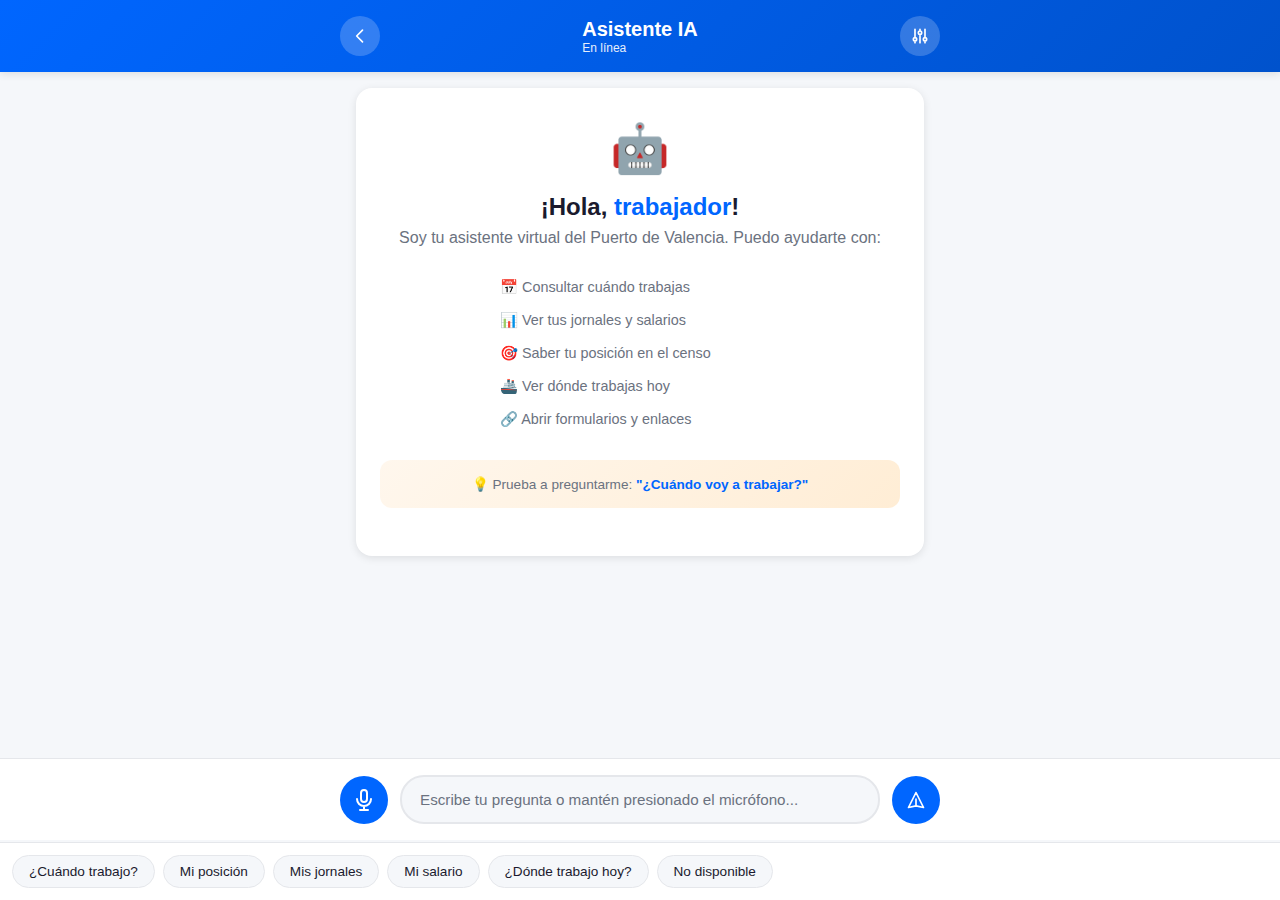
<file: chatbot/index.html>
<!DOCTYPE html>
<html lang="es">
<head>
  <meta charset="UTF-8">
  <meta name="viewport" content="width=device-width, initial-scale=1.0">
  <title>Asistente IA - Portal Estiba VLC</title>

  <!-- PWA Meta Tags -->
  <meta name="description" content="Asistente virtual inteligente para trabajadores del Puerto de Valencia">
  <meta name="theme-color" content="#1a1a2e">
  <meta name="mobile-web-app-capable" content="yes">
  <meta name="apple-mobile-web-app-capable" content="yes">
  <meta name="apple-mobile-web-app-status-bar-style" content="black-translucent">

  <!-- PWA Manifest -->
  <link rel="manifest" href="./manifest.json">

  <!-- Icons -->
  <link rel="icon" type="image/png" href="https://i.imgur.com/Q91Pi44.png">

  <!-- Styles -->
  <link rel="stylesheet" href="chat-styles.css">

  <!-- Fonts -->
  <link rel="preconnect" href="https://fonts.googleapis.com">
  <link rel="preconnect" href="https://fonts.gstatic.com" crossorigin>
  <link href="https://fonts.googleapis.com/css2?family=Inter:wght@300;400;500;600;700&display=swap" rel="stylesheet">
</head>
<body>
  <!-- Header -->
  <header class="chat-header">
    <div class="header-content">
      <button id="back-btn" class="icon-btn" title="Volver a PWA Principal">
        <svg xmlns="http://www.w3.org/2000/svg" fill="none" viewBox="0 0 24 24" stroke="currentColor">
          <path stroke-linecap="round" stroke-linejoin="round" stroke-width="2" d="M15 19l-7-7 7-7" />
        </svg>
      </button>
      <div class="header-title">
        <h1>Asistente IA</h1>
        <p id="status-text">En línea</p>
      </div>
      <button id="settings-btn" class="icon-btn" title="Configuración">
        <svg xmlns="http://www.w3.org/2000/svg" fill="none" viewBox="0 0 24 24" stroke="currentColor">
          <path stroke-linecap="round" stroke-linejoin="round" stroke-width="2" d="M12 6V4m0 2a2 2 0 100 4m0-4a2 2 0 110 4m-6 8a2 2 0 100-4m0 4a2 2 0 110-4m0 4v2m0-6V4m6 6v10m6-2a2 2 0 100-4m0 4a2 2 0 110-4m0 4v2m0-6V4" />
        </svg>
      </button>
    </div>
  </header>

  <!-- Chat Container -->
  <main id="chat-container" class="chat-container">
    <!-- Welcome message -->
    <div class="welcome-card">
      <div class="welcome-icon">🤖</div>
      <h2>¡Hola, <span id="user-name">trabajador</span>!</h2>
      <p>Soy tu asistente virtual del Puerto de Valencia. Puedo ayudarte con:</p>
      <ul class="capabilities-list">
        <li>📅 Consultar cuándo trabajas</li>
        <li>📊 Ver tus jornales y salarios</li>
        <li>🎯 Saber tu posición en el censo</li>
        <li>🚢 Ver dónde trabajas hoy</li>
        <li>🔗 Abrir formularios y enlaces</li>
      </ul>
      <p class="tip">💡 Prueba a preguntarme: <strong>"¿Cuándo voy a trabajar?"</strong></p>
    </div>

    <!-- Messages will be inserted here -->
    <div id="messages-area"></div>
  </main>

  <!-- Input Area -->
  <div class="input-area">
    <div class="input-container">
      <button id="voice-btn" class="voice-btn" title="Hablar por voz">
        <svg id="mic-icon" xmlns="http://www.w3.org/2000/svg" fill="none" viewBox="0 0 24 24" stroke="currentColor">
          <path stroke-linecap="round" stroke-linejoin="round" stroke-width="2" d="M19 11a7 7 0 01-7 7m0 0a7 7 0 01-7-7m7 7v4m0 0H8m4 0h4m-4-8a3 3 0 01-3-3V5a3 3 0 116 0v6a3 3 0 01-3 3z" />
        </svg>
      </button>

      <textarea
        id="message-input"
        placeholder="Escribe tu pregunta o mantén presionado el micrófono..."
        rows="1"
        maxlength="500"
      ></textarea>

      <button id="send-btn" class="send-btn" title="Enviar mensaje">
        <svg xmlns="http://www.w3.org/2000/svg" fill="none" viewBox="0 0 24 24" stroke="currentColor">
          <path stroke-linecap="round" stroke-linejoin="round" stroke-width="2" d="M12 19l9 2-9-18-9 18 9-2zm0 0v-8" />
        </svg>
      </button>
    </div>

    <!-- Voice indicator -->
    <div id="voice-indicator" class="voice-indicator hidden">
      <div class="voice-animation">
        <span></span>
        <span></span>
        <span></span>
        <span></span>
      </div>
      <p>Escuchando...</p>
    </div>
  </div>

  <!-- Quick Actions (Chips) -->
  <div id="quick-actions" class="quick-actions">
    <button class="chip" data-action="cuando-trabajo">¿Cuándo trabajo?</button>
    <button class="chip" data-action="posicion">Mi posición</button>
    <button class="chip" data-action="jornales">Mis jornales</button>
    <button class="chip" data-action="salario">Mi salario</button>
    <button class="chip" data-action="donde-trabajo">¿Dónde trabajo hoy?</button>
    <button class="chip" data-action="no-disponible">No disponible</button>
  </div>

  <!-- Loading Overlay -->
  <div id="loading-overlay" class="loading-overlay hidden">
    <div class="spinner"></div>
    <p>Pensando...</p>
  </div>

  <!-- Settings Modal -->
  <div id="settings-modal" class="modal hidden">
    <div class="modal-content">
      <div class="modal-header">
        <h3>Configuración del Asistente</h3>
        <button id="close-settings" class="close-btn">&times;</button>
      </div>
      <div class="modal-body">
        <div class="setting-item">
          <label>
            <input type="checkbox" id="voice-response-toggle" checked>
            <span>Respuestas por voz</span>
          </label>
        </div>
        <div class="setting-item">
          <label>
            <input type="checkbox" id="quick-actions-toggle" checked>
            <span>Mostrar acciones rápidas</span>
          </label>
        </div>
        <div class="setting-item">
          <label>
            <span>Modo de IA</span>
            <select id="ai-mode-select">
              <option value="local" selected>Local (Gratuito)</option>
              <option value="groq">Groq (Gratuito, online)</option>
              <option value="openai" disabled>OpenAI GPT (Requiere API key)</option>
            </select>
          </label>
        </div>
        <div class="setting-item" id="api-key-section" style="display: none;">
          <label>
            <span>API Key</span>
            <input type="password" id="api-key-input" placeholder="sk-...">
          </label>
          <button id="save-api-key" class="btn-primary">Guardar</button>
        </div>
      </div>
    </div>
  </div>

  <!-- Scripts -->
  <!-- Supabase Library -->
  <script src="https://cdn.jsdelivr.net/npm/@supabase/supabase-js@2"></script>

  <!-- Data Layer (debe cargarse ANTES de todo) -->
  <script src="./supabase.js?v=2"></script>

  <!-- Voice Handler -->
  <script src="./voice-handler.js"></script>

  <!-- Data Bridge (acceso a datos PWA) -->
  <script src="./pwa-data-bridge.js"></script>

  <!-- AI Engine -->
  <script src="./ai-engine.js"></script>

  <!-- Main Chat App (último, coordina todo) -->
  <script src="./chat-app.js"></script>

  <!-- PWA Service Worker -->
  <script>
    if ('serviceWorker' in navigator) {
      window.addEventListener('load', () => {
        navigator.serviceWorker.register('./service-worker.js')
          .then(registration => console.log('✅ Service Worker registrado'))
          .catch(error => console.warn('❌ Error registrando Service Worker:', error));
      });
    }
  </script>
</body>
</html>
</file>
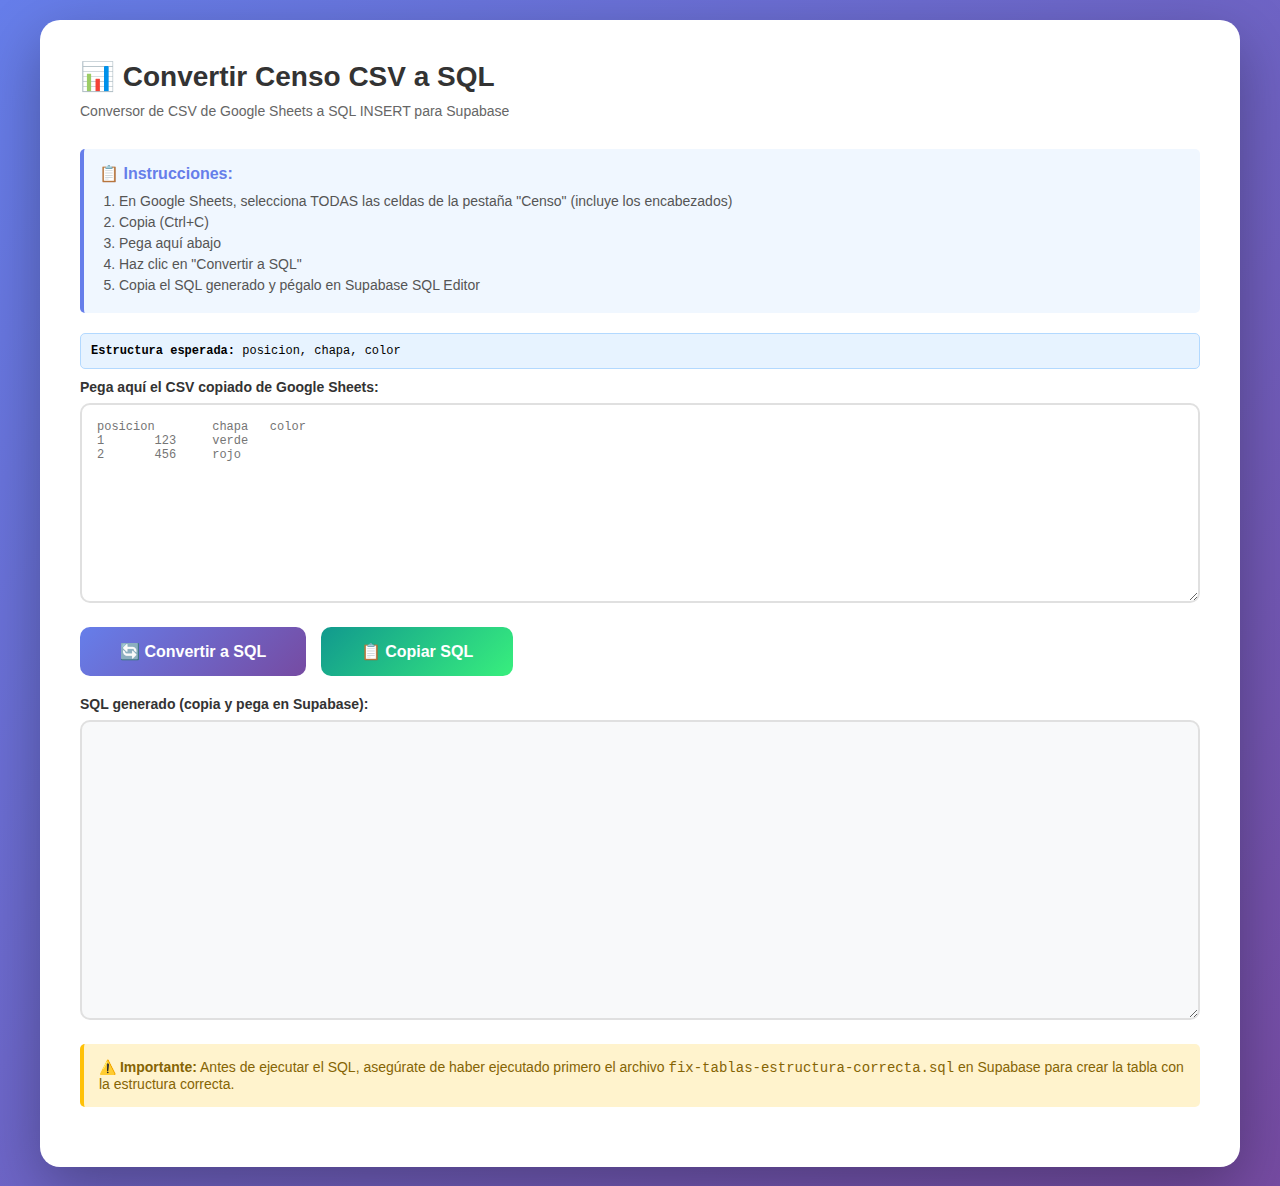
<file: convertir-censo-csv-a-sql.html>
<!DOCTYPE html>
<html lang="es">
<head>
    <meta charset="UTF-8">
    <meta name="viewport" content="width=device-width, initial-scale=1.0">
    <title>Convertir Censo CSV a SQL</title>
    <style>
        * {
            margin: 0;
            padding: 0;
            box-sizing: border-box;
        }
        body {
            font-family: -apple-system, BlinkMacSystemFont, 'Segoe UI', Roboto, Oxygen, Ubuntu, Cantarell, sans-serif;
            background: linear-gradient(135deg, #667eea 0%, #764ba2 100%);
            min-height: 100vh;
            padding: 20px;
            display: flex;
            align-items: center;
            justify-content: center;
        }
        .container {
            background: white;
            border-radius: 20px;
            box-shadow: 0 20px 60px rgba(0,0,0,0.3);
            padding: 40px;
            max-width: 1200px;
            width: 100%;
        }
        h1 {
            color: #333;
            margin-bottom: 10px;
            font-size: 28px;
        }
        .subtitle {
            color: #666;
            margin-bottom: 30px;
            font-size: 14px;
        }
        .instrucciones {
            background: #f0f7ff;
            border-left: 4px solid #667eea;
            padding: 15px;
            margin-bottom: 20px;
            border-radius: 5px;
        }
        .instrucciones h3 {
            color: #667eea;
            margin-bottom: 10px;
            font-size: 16px;
        }
        .instrucciones ol {
            margin-left: 20px;
            color: #555;
            font-size: 14px;
        }
        .instrucciones li {
            margin-bottom: 5px;
        }
        label {
            display: block;
            margin-bottom: 8px;
            color: #333;
            font-weight: 600;
            font-size: 14px;
        }
        textarea {
            width: 100%;
            padding: 15px;
            border: 2px solid #e0e0e0;
            border-radius: 10px;
            font-family: 'Courier New', monospace;
            font-size: 12px;
            resize: vertical;
            transition: border-color 0.3s;
        }
        textarea:focus {
            outline: none;
            border-color: #667eea;
        }
        #csvInput {
            min-height: 200px;
        }
        #sqlOutput {
            min-height: 300px;
            background-color: #f8f9fa;
        }
        button {
            background: linear-gradient(135deg, #667eea 0%, #764ba2 100%);
            color: white;
            border: none;
            padding: 15px 40px;
            border-radius: 10px;
            font-size: 16px;
            font-weight: 600;
            cursor: pointer;
            margin: 20px 10px 20px 0;
            transition: transform 0.2s, box-shadow 0.2s;
        }
        button:hover {
            transform: translateY(-2px);
            box-shadow: 0 5px 20px rgba(102, 126, 234, 0.4);
        }
        button:active {
            transform: translateY(0);
        }
        .info {
            background: #fff3cd;
            border-left: 4px solid #ffc107;
            padding: 15px;
            margin: 20px 0;
            border-radius: 5px;
            font-size: 14px;
            color: #856404;
        }
        .estructura {
            background: #e7f3ff;
            border: 1px solid #b3d9ff;
            padding: 10px;
            margin: 10px 0;
            border-radius: 5px;
            font-family: 'Courier New', monospace;
            font-size: 12px;
        }
    </style>
</head>
<body>
    <div class="container">
        <h1>📊 Convertir Censo CSV a SQL</h1>
        <p class="subtitle">Conversor de CSV de Google Sheets a SQL INSERT para Supabase</p>

        <div class="instrucciones">
            <h3>📋 Instrucciones:</h3>
            <ol>
                <li>En Google Sheets, selecciona TODAS las celdas de la pestaña "Censo" (incluye los encabezados)</li>
                <li>Copia (Ctrl+C)</li>
                <li>Pega aquí abajo</li>
                <li>Haz clic en "Convertir a SQL"</li>
                <li>Copia el SQL generado y pégalo en Supabase SQL Editor</li>
            </ol>
        </div>

        <div class="estructura">
            <strong>Estructura esperada:</strong> posicion, chapa, color
        </div>

        <label for="csvInput">Pega aquí el CSV copiado de Google Sheets:</label>
        <textarea id="csvInput" placeholder="posicion	chapa	color
1	123	verde
2	456	rojo"></textarea>

        <button onclick="convertir()">🔄 Convertir a SQL</button>
        <button onclick="copiar()" style="background: linear-gradient(135deg, #11998e 0%, #38ef7d 100%);">📋 Copiar SQL</button>

        <label for="sqlOutput">SQL generado (copia y pega en Supabase):</label>
        <textarea id="sqlOutput" readonly></textarea>

        <div class="info">
            ⚠️ <strong>Importante:</strong> Antes de ejecutar el SQL, asegúrate de haber ejecutado primero el archivo <code>fix-tablas-estructura-correcta.sql</code> en Supabase para crear la tabla con la estructura correcta.
        </div>
    </div>

    <script>
        function parseCSV(text) {
            const lines = text.trim().split('\n');
            const headers = lines[0].split('\t').map(h => h.trim());
            const data = [];

            for (let i = 1; i < lines.length; i++) {
                const values = lines[i].split('\t');
                const row = {};
                headers.forEach((header, index) => {
                    row[header] = values[index] ? values[index].trim() : '';
                });
                data.push(row);
            }

            return data;
        }

        function escapeSql(value) {
            if (value === null || value === undefined || value === '') return 'NULL';
            return "'" + String(value).replace(/'/g, "''") + "'";
        }

        function convertir() {
            const csv = document.getElementById('csvInput').value.trim();

            if (!csv) {
                alert('❌ Por favor, pega el CSV de Google Sheets primero');
                return;
            }

            try {
                const data = parseCSV(csv);

                if (data.length === 0) {
                    alert('❌ No se encontraron datos para convertir');
                    return;
                }

                let sql = `-- ============================================\n`;
                sql += `-- Importación de Censo (${data.length} registros)\n`;
                sql += `-- ============================================\n\n`;
                sql += `INSERT INTO censo (posicion, chapa, color) VALUES\n`;

                const values = [];
                let skipped = 0;

                data.forEach((row, index) => {
                    const chapa = row.chapa;

                    if (!chapa) {
                        skipped++;
                        console.warn(`Fila ${index + 2} omitida: chapa vacía`);
                        return;
                    }

                    const posicion = row.posicion ? parseInt(row.posicion) : 'NULL';
                    const color = escapeSql(row.color);

                    values.push(`  (${posicion}, '${chapa}', ${color})`);
                });

                if (values.length === 0) {
                    alert('❌ No se pudo convertir ningún registro válido');
                    return;
                }

                sql += values.join(',\n');
                sql += `\nON CONFLICT (chapa) DO UPDATE SET
  posicion = EXCLUDED.posicion,
  color = EXCLUDED.color,
  updated_at = NOW();`;

                sql += `\n\n-- ============================================\n`;
                sql += `-- ✅ Total: ${values.length} registros convertidos\n`;
                if (skipped > 0) {
                    sql += `-- ⚠️  ${skipped} registros omitidos (chapa vacía)\n`;
                }
                sql += `-- ============================================\n`;

                document.getElementById('sqlOutput').value = sql;

                alert(`✅ Conversión exitosa!\n\n📊 ${values.length} registros listos para importar\n${skipped > 0 ? '⚠️ ' + skipped + ' registros omitidos' : ''}\n\nAhora copia el SQL y pégalo en Supabase SQL Editor`);

            } catch (error) {
                console.error('Error:', error);
                alert('❌ Error al convertir: ' + error.message);
            }
        }

        function copiar() {
            const sqlOutput = document.getElementById('sqlOutput');
            if (!sqlOutput.value) {
                alert('❌ Primero debes convertir el CSV a SQL');
                return;
            }
            sqlOutput.select();
            document.execCommand('copy');
            alert('✅ SQL copiado al portapapeles!');
        }
    </script>
</body>
</html>
</file>
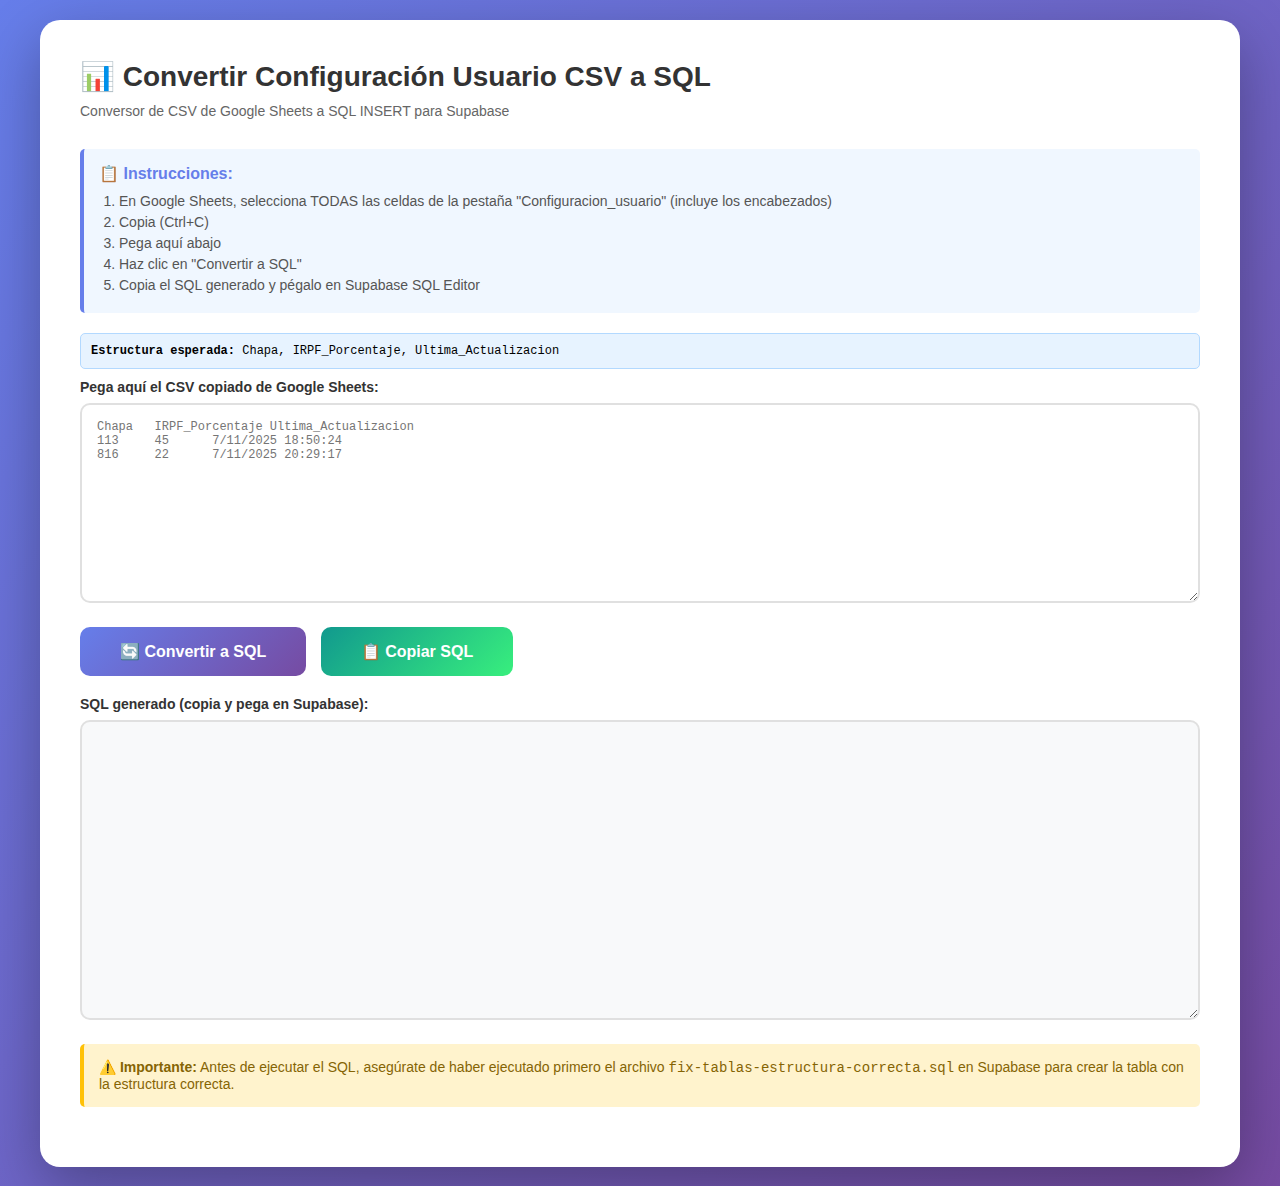
<file: convertir-configuracion-usuario-csv-a-sql.html>
<!DOCTYPE html>
<html lang="es">
<head>
    <meta charset="UTF-8">
    <meta name="viewport" content="width=device-width, initial-scale=1.0">
    <title>Convertir Configuración Usuario CSV a SQL</title>
    <style>
        * {
            margin: 0;
            padding: 0;
            box-sizing: border-box;
        }
        body {
            font-family: -apple-system, BlinkMacSystemFont, 'Segoe UI', Roboto, Oxygen, Ubuntu, Cantarell, sans-serif;
            background: linear-gradient(135deg, #667eea 0%, #764ba2 100%);
            min-height: 100vh;
            padding: 20px;
            display: flex;
            align-items: center;
            justify-content: center;
        }
        .container {
            background: white;
            border-radius: 20px;
            box-shadow: 0 20px 60px rgba(0,0,0,0.3);
            padding: 40px;
            max-width: 1200px;
            width: 100%;
        }
        h1 {
            color: #333;
            margin-bottom: 10px;
            font-size: 28px;
        }
        .subtitle {
            color: #666;
            margin-bottom: 30px;
            font-size: 14px;
        }
        .instrucciones {
            background: #f0f7ff;
            border-left: 4px solid #667eea;
            padding: 15px;
            margin-bottom: 20px;
            border-radius: 5px;
        }
        .instrucciones h3 {
            color: #667eea;
            margin-bottom: 10px;
            font-size: 16px;
        }
        .instrucciones ol {
            margin-left: 20px;
            color: #555;
            font-size: 14px;
        }
        .instrucciones li {
            margin-bottom: 5px;
        }
        label {
            display: block;
            margin-bottom: 8px;
            color: #333;
            font-weight: 600;
            font-size: 14px;
        }
        textarea {
            width: 100%;
            padding: 15px;
            border: 2px solid #e0e0e0;
            border-radius: 10px;
            font-family: 'Courier New', monospace;
            font-size: 12px;
            resize: vertical;
            transition: border-color 0.3s;
        }
        textarea:focus {
            outline: none;
            border-color: #667eea;
        }
        #csvInput {
            min-height: 200px;
        }
        #sqlOutput {
            min-height: 300px;
            background-color: #f8f9fa;
        }
        button {
            background: linear-gradient(135deg, #667eea 0%, #764ba2 100%);
            color: white;
            border: none;
            padding: 15px 40px;
            border-radius: 10px;
            font-size: 16px;
            font-weight: 600;
            cursor: pointer;
            margin: 20px 10px 20px 0;
            transition: transform 0.2s, box-shadow 0.2s;
        }
        button:hover {
            transform: translateY(-2px);
            box-shadow: 0 5px 20px rgba(102, 126, 234, 0.4);
        }
        button:active {
            transform: translateY(0);
        }
        .info {
            background: #fff3cd;
            border-left: 4px solid #ffc107;
            padding: 15px;
            margin: 20px 0;
            border-radius: 5px;
            font-size: 14px;
            color: #856404;
        }
        .estructura {
            background: #e7f3ff;
            border: 1px solid #b3d9ff;
            padding: 10px;
            margin: 10px 0;
            border-radius: 5px;
            font-family: 'Courier New', monospace;
            font-size: 12px;
        }
    </style>
</head>
<body>
    <div class="container">
        <h1>📊 Convertir Configuración Usuario CSV a SQL</h1>
        <p class="subtitle">Conversor de CSV de Google Sheets a SQL INSERT para Supabase</p>

        <div class="instrucciones">
            <h3>📋 Instrucciones:</h3>
            <ol>
                <li>En Google Sheets, selecciona TODAS las celdas de la pestaña "Configuracion_usuario" (incluye los encabezados)</li>
                <li>Copia (Ctrl+C)</li>
                <li>Pega aquí abajo</li>
                <li>Haz clic en "Convertir a SQL"</li>
                <li>Copia el SQL generado y pégalo en Supabase SQL Editor</li>
            </ol>
        </div>

        <div class="estructura">
            <strong>Estructura esperada:</strong> Chapa, IRPF_Porcentaje, Ultima_Actualizacion
        </div>

        <label for="csvInput">Pega aquí el CSV copiado de Google Sheets:</label>
        <textarea id="csvInput" placeholder="Chapa	IRPF_Porcentaje	Ultima_Actualizacion
113	45	7/11/2025 18:50:24
816	22	7/11/2025 20:29:17"></textarea>

        <button onclick="convertir()">🔄 Convertir a SQL</button>
        <button onclick="copiar()" style="background: linear-gradient(135deg, #11998e 0%, #38ef7d 100%);">📋 Copiar SQL</button>

        <label for="sqlOutput">SQL generado (copia y pega en Supabase):</label>
        <textarea id="sqlOutput" readonly></textarea>

        <div class="info">
            ⚠️ <strong>Importante:</strong> Antes de ejecutar el SQL, asegúrate de haber ejecutado primero el archivo <code>fix-tablas-estructura-correcta.sql</code> en Supabase para crear la tabla con la estructura correcta.
        </div>
    </div>

    <script>
        function parseCSV(text) {
            const lines = text.trim().split('\n');
            const data = [];

            // Detectar separador (coma o tabulador)
            const separator = lines[0].includes('\t') ? '\t' : ',';

            const headers = lines[0].split(separator).map(h => h.trim());

            for (let i = 1; i < lines.length; i++) {
                const values = lines[i].split(separator);
                const row = {};
                headers.forEach((header, index) => {
                    row[header] = values[index] ? values[index].trim() : '';
                });
                data.push(row);
            }

            return data;
        }

        function convertirFecha(fechaStr) {
            if (!fechaStr || fechaStr.trim() === '') return null;

            // Si ya está en formato ISO (YYYY-MM-DD)
            if (/^\d{4}-\d{2}-\d{2}$/.test(fechaStr)) {
                return fechaStr;
            }

            // Si está en formato DD/MM/YYYY (formato español)
            if (/^\d{1,2}\/\d{1,2}\/\d{4}$/.test(fechaStr)) {
                const [dia, mes, anio] = fechaStr.split('/');
                return `${anio}-${mes.padStart(2, '0')}-${dia.padStart(2, '0')}`;
            }

            return null;
        }

        function convertirTimestamp(timestampStr) {
            if (!timestampStr || timestampStr.trim() === '') return null;

            // Si ya está en formato ISO (YYYY-MM-DD HH:MM:SS)
            if (/^\d{4}-\d{2}-\d{2} \d{2}:\d{2}:\d{2}$/.test(timestampStr)) {
                return timestampStr;
            }

            // Si está en formato DD/MM/YYYY HH:MM:SS (formato español con hora)
            const match = timestampStr.match(/^(\d{1,2})\/(\d{1,2})\/(\d{4})\s+(\d{1,2}):(\d{2}):(\d{2})$/);
            if (match) {
                const [, dia, mes, anio, hora, minuto, segundo] = match;
                return `${anio}-${mes.padStart(2, '0')}-${dia.padStart(2, '0')} ${hora.padStart(2, '0')}:${minuto}:${segundo}`;
            }

            // Si solo tiene fecha sin hora, convertir a fecha
            const fecha = convertirFecha(timestampStr);
            if (fecha) {
                return `${fecha} 00:00:00`;
            }

            return null;
        }

        function escapeSql(value) {
            if (value === null || value === undefined || value === '') return 'NULL';
            return "'" + String(value).replace(/'/g, "''") + "'";
        }

        function convertir() {
            const csv = document.getElementById('csvInput').value.trim();

            if (!csv) {
                alert('❌ Por favor, pega el CSV de Google Sheets primero');
                return;
            }

            try {
                const data = parseCSV(csv);

                if (data.length === 0) {
                    alert('❌ No se encontraron datos para convertir');
                    return;
                }

                // Eliminar duplicados: solo conservar el último registro por chapa
                const configMap = new Map();
                data.forEach(row => {
                    const chapa = row.Chapa;
                    if (chapa && chapa.trim() !== '') {
                        // Siempre sobrescribir, así se queda el último
                        configMap.set(chapa, row);
                    }
                });

                const uniqueData = Array.from(configMap.values());

                let sql = `-- ============================================\n`;
                sql += `-- Importación de Configuración Usuario (${uniqueData.length} registros únicos)\n`;
                sql += `-- ============================================\n\n`;
                sql += `INSERT INTO configuracion_usuario (chapa, irpf_porcentaje, ultima_actualizacion) VALUES\n`;

                const values = [];
                let skipped = 0;

                uniqueData.forEach((row, index) => {
                    const chapa = row.Chapa;

                    if (!chapa) {
                        skipped++;
                        console.warn(`Fila ${index + 2} omitida: chapa vacía`);
                        return;
                    }

                    const irpf = row.IRPF_Porcentaje ? parseFloat(row.IRPF_Porcentaje) : 2.00;
                    const ultimaActualizacion = convertirTimestamp(row.Ultima_Actualizacion);

                    if (ultimaActualizacion) {
                        values.push(`  ('${chapa}', ${irpf}, '${ultimaActualizacion}')`);
                    } else {
                        values.push(`  ('${chapa}', ${irpf}, NOW())`);
                    }
                });

                if (values.length === 0) {
                    alert('❌ No se pudo convertir ningún registro válido');
                    return;
                }

                sql += values.join(',\n');
                sql += `\nON CONFLICT (chapa) DO UPDATE SET
  irpf_porcentaje = EXCLUDED.irpf_porcentaje,
  ultima_actualizacion = EXCLUDED.ultima_actualizacion;`;

                sql += `\n\n-- ============================================\n`;
                sql += `-- ✅ Total: ${values.length} registros convertidos\n`;
                const duplicates = data.length - uniqueData.length;
                if (duplicates > 0) {
                    sql += `-- ℹ️  ${duplicates} registros duplicados eliminados\n`;
                }
                if (skipped > 0) {
                    sql += `-- ⚠️  ${skipped} registros omitidos (chapa vacía)\n`;
                }
                sql += `-- ============================================\n`;

                document.getElementById('sqlOutput').value = sql;

                let mensaje = `✅ Conversión exitosa!\n\n📊 ${values.length} registros únicos listos para importar`;
                if (duplicates > 0) {
                    mensaje += `\nℹ️ ${duplicates} duplicados eliminados (se mantuvo el último)`;
                }
                if (skipped > 0) {
                    mensaje += `\n⚠️ ${skipped} registros omitidos`;
                }
                mensaje += `\n\nAhora copia el SQL y pégalo en Supabase SQL Editor`;

                alert(mensaje);

            } catch (error) {
                console.error('Error:', error);
                alert('❌ Error al convertir: ' + error.message);
            }
        }

        function copiar() {
            const sqlOutput = document.getElementById('sqlOutput');
            if (!sqlOutput.value) {
                alert('❌ Primero debes convertir el CSV a SQL');
                return;
            }
            sqlOutput.select();
            document.execCommand('copy');
            alert('✅ SQL copiado al portapapeles!');
        }
    </script>
</body>
</html>
</file>
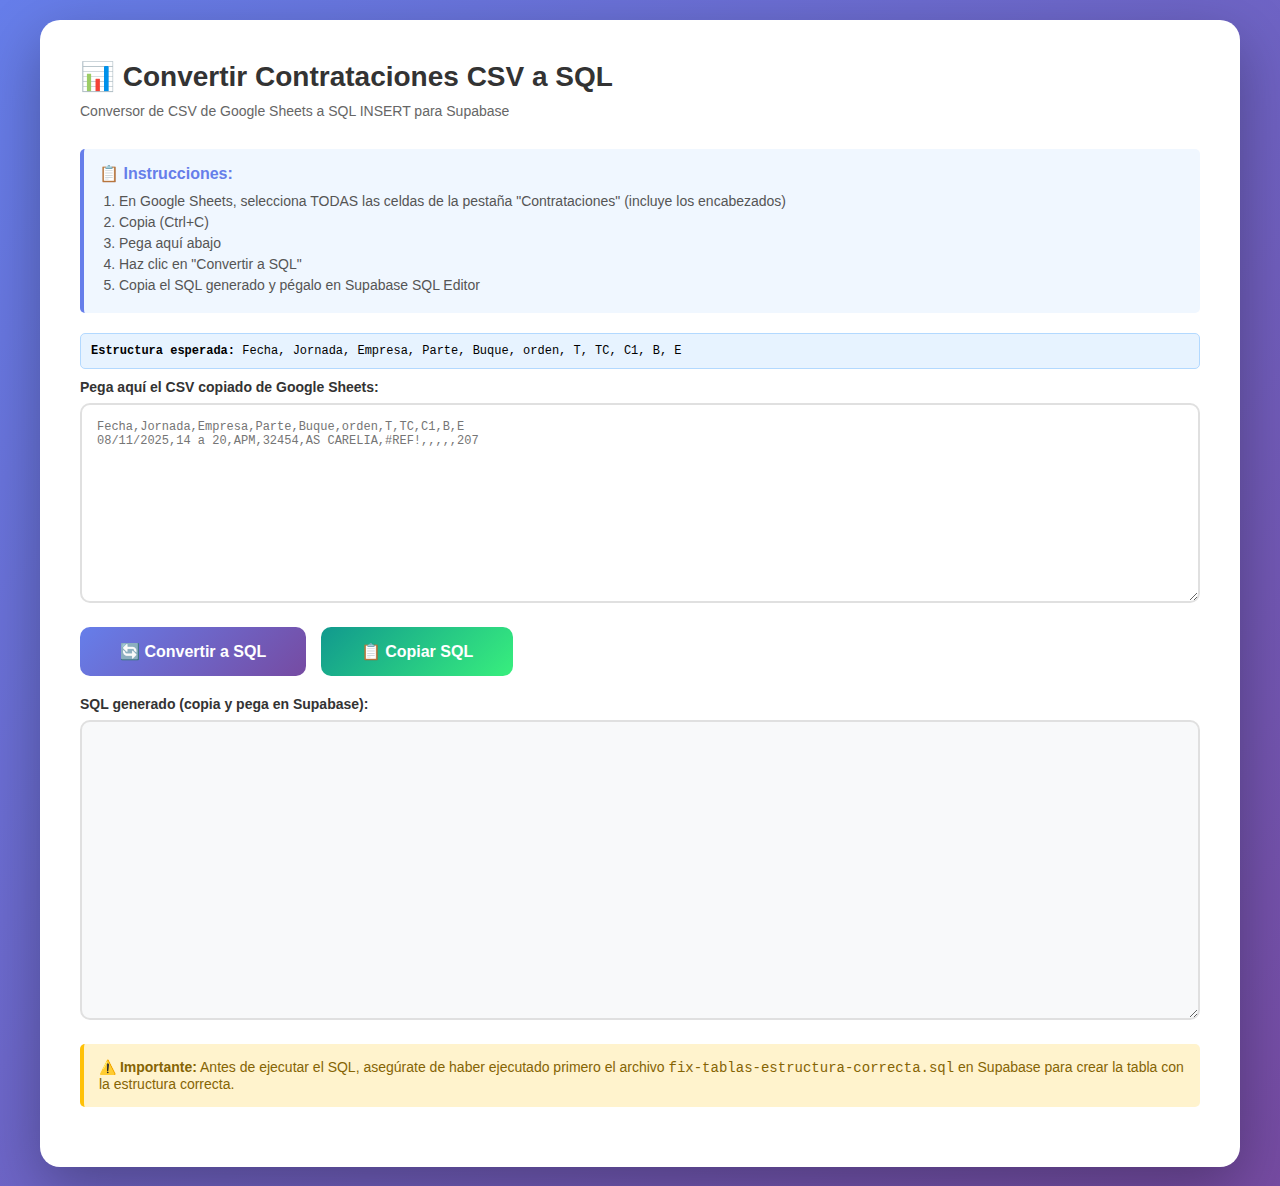
<file: convertir-contrataciones-csv-a-sql.html>
<!DOCTYPE html>
<html lang="es">
<head>
    <meta charset="UTF-8">
    <meta name="viewport" content="width=device-width, initial-scale=1.0">
    <title>Convertir Contrataciones CSV a SQL</title>
    <style>
        * {
            margin: 0;
            padding: 0;
            box-sizing: border-box;
        }
        body {
            font-family: -apple-system, BlinkMacSystemFont, 'Segoe UI', Roboto, Oxygen, Ubuntu, Cantarell, sans-serif;
            background: linear-gradient(135deg, #667eea 0%, #764ba2 100%);
            min-height: 100vh;
            padding: 20px;
            display: flex;
            align-items: center;
            justify-content: center;
        }
        .container {
            background: white;
            border-radius: 20px;
            box-shadow: 0 20px 60px rgba(0,0,0,0.3);
            padding: 40px;
            max-width: 1200px;
            width: 100%;
        }
        h1 {
            color: #333;
            margin-bottom: 10px;
            font-size: 28px;
        }
        .subtitle {
            color: #666;
            margin-bottom: 30px;
            font-size: 14px;
        }
        .instrucciones {
            background: #f0f7ff;
            border-left: 4px solid #667eea;
            padding: 15px;
            margin-bottom: 20px;
            border-radius: 5px;
        }
        .instrucciones h3 {
            color: #667eea;
            margin-bottom: 10px;
            font-size: 16px;
        }
        .instrucciones ol {
            margin-left: 20px;
            color: #555;
            font-size: 14px;
        }
        .instrucciones li {
            margin-bottom: 5px;
        }
        label {
            display: block;
            margin-bottom: 8px;
            color: #333;
            font-weight: 600;
            font-size: 14px;
        }
        textarea {
            width: 100%;
            padding: 15px;
            border: 2px solid #e0e0e0;
            border-radius: 10px;
            font-family: 'Courier New', monospace;
            font-size: 12px;
            resize: vertical;
            transition: border-color 0.3s;
        }
        textarea:focus {
            outline: none;
            border-color: #667eea;
        }
        #csvInput {
            min-height: 200px;
        }
        #sqlOutput {
            min-height: 300px;
            background-color: #f8f9fa;
        }
        button {
            background: linear-gradient(135deg, #667eea 0%, #764ba2 100%);
            color: white;
            border: none;
            padding: 15px 40px;
            border-radius: 10px;
            font-size: 16px;
            font-weight: 600;
            cursor: pointer;
            margin: 20px 10px 20px 0;
            transition: transform 0.2s, box-shadow 0.2s;
        }
        button:hover {
            transform: translateY(-2px);
            box-shadow: 0 5px 20px rgba(102, 126, 234, 0.4);
        }
        button:active {
            transform: translateY(0);
        }
        .info {
            background: #fff3cd;
            border-left: 4px solid #ffc107;
            padding: 15px;
            margin: 20px 0;
            border-radius: 5px;
            font-size: 14px;
            color: #856404;
        }
        .estructura {
            background: #e7f3ff;
            border: 1px solid #b3d9ff;
            padding: 10px;
            margin: 10px 0;
            border-radius: 5px;
            font-family: 'Courier New', monospace;
            font-size: 12px;
        }
    </style>
</head>
<body>
    <div class="container">
        <h1>📊 Convertir Contrataciones CSV a SQL</h1>
        <p class="subtitle">Conversor de CSV de Google Sheets a SQL INSERT para Supabase</p>

        <div class="instrucciones">
            <h3>📋 Instrucciones:</h3>
            <ol>
                <li>En Google Sheets, selecciona TODAS las celdas de la pestaña "Contrataciones" (incluye los encabezados)</li>
                <li>Copia (Ctrl+C)</li>
                <li>Pega aquí abajo</li>
                <li>Haz clic en "Convertir a SQL"</li>
                <li>Copia el SQL generado y pégalo en Supabase SQL Editor</li>
            </ol>
        </div>

        <div class="estructura">
            <strong>Estructura esperada:</strong> Fecha, Jornada, Empresa, Parte, Buque, orden, T, TC, C1, B, E
        </div>

        <label for="csvInput">Pega aquí el CSV copiado de Google Sheets:</label>
        <textarea id="csvInput" placeholder="Fecha,Jornada,Empresa,Parte,Buque,orden,T,TC,C1,B,E
08/11/2025,14 a 20,APM,32454,AS CARELIA,#REF!,,,,,207"></textarea>

        <button onclick="convertir()">🔄 Convertir a SQL</button>
        <button onclick="copiar()" style="background: linear-gradient(135deg, #11998e 0%, #38ef7d 100%);">📋 Copiar SQL</button>

        <label for="sqlOutput">SQL generado (copia y pega en Supabase):</label>
        <textarea id="sqlOutput" readonly></textarea>

        <div class="info">
            ⚠️ <strong>Importante:</strong> Antes de ejecutar el SQL, asegúrate de haber ejecutado primero el archivo <code>fix-tablas-estructura-correcta.sql</code> en Supabase para crear la tabla con la estructura correcta.
        </div>
    </div>

    <script>
        function parseCSV(text) {
            const lines = text.trim().split('\n');
            const data = [];

            // Detectar separador (coma o tabulador)
            const separator = lines[0].includes('\t') ? '\t' : ',';

            const headers = lines[0].split(separator).map(h => h.trim());

            for (let i = 1; i < lines.length; i++) {
                const values = lines[i].split(separator);
                const row = {};
                headers.forEach((header, index) => {
                    row[header] = values[index] ? values[index].trim() : '';
                });
                data.push(row);
            }

            return data;
        }

        function convertirFecha(fechaStr) {
            if (!fechaStr || fechaStr.trim() === '') return null;

            // Si ya está en formato ISO (YYYY-MM-DD)
            if (/^\d{4}-\d{2}-\d{2}$/.test(fechaStr)) {
                return fechaStr;
            }

            // Si está en formato DD/MM/YYYY (formato español)
            if (/^\d{1,2}\/\d{1,2}\/\d{4}$/.test(fechaStr)) {
                const [dia, mes, anio] = fechaStr.split('/');
                return `${anio}-${mes.padStart(2, '0')}-${dia.padStart(2, '0')}`;
            }

            return null;
        }

        function escapeSql(value) {
            if (value === null || value === undefined || value === '') return 'NULL';
            // Detectar valores inválidos de Google Sheets
            if (value === '#REF!' || value === '#N/A' || value === '#ERROR!' || value === '#DIV/0!') return 'NULL';
            return "'" + String(value).replace(/'/g, "''") + "'";
        }

        function parseIntOrNull(value) {
            if (!value || value.trim() === '' || value === '#REF!' || value === '#N/A' || value === '#ERROR!') {
                return 'NULL';
            }
            const parsed = parseInt(value);
            return isNaN(parsed) ? 'NULL' : parsed;
        }

        function convertir() {
            const csv = document.getElementById('csvInput').value.trim();

            if (!csv) {
                alert('❌ Por favor, pega el CSV de Google Sheets primero');
                return;
            }

            try {
                const data = parseCSV(csv);

                if (data.length === 0) {
                    alert('❌ No se encontraron datos para convertir');
                    return;
                }

                let sql = `-- ============================================\n`;
                sql += `-- Importación de Contrataciones (${data.length} registros)\n`;
                sql += `-- ============================================\n\n`;
                sql += `INSERT INTO contrataciones (fecha, jornada, empresa, parte, buque, orden, t, tc, c1, b, e) VALUES\n`;

                const values = [];
                let skipped = 0;

                data.forEach((row, index) => {
                    const fecha = convertirFecha(row.Fecha);

                    if (!fecha) {
                        skipped++;
                        console.warn(`Fila ${index + 2} omitida: fecha inválida`);
                        return;
                    }

                    const jornada = escapeSql(row.Jornada);
                    const empresa = escapeSql(row.Empresa);
                    const parte = escapeSql(row.Parte);
                    const buque = escapeSql(row.Buque);
                    const orden = parseIntOrNull(row.orden);
                    const t = parseIntOrNull(row.T);
                    const tc = parseIntOrNull(row.TC);
                    const c1 = parseIntOrNull(row.C1);
                    const b = parseIntOrNull(row.B);
                    const e = parseIntOrNull(row.E);

                    values.push(`  ('${fecha}', ${jornada}, ${empresa}, ${parte}, ${buque}, ${orden}, ${t}, ${tc}, ${c1}, ${b}, ${e})`);
                });

                if (values.length === 0) {
                    alert('❌ No se pudo convertir ningún registro válido');
                    return;
                }

                sql += values.join(',\n');
                sql += `\nON CONFLICT (id) DO NOTHING;`;

                sql += `\n\n-- ============================================\n`;
                sql += `-- ✅ Total: ${values.length} registros convertidos\n`;
                if (skipped > 0) {
                    sql += `-- ⚠️  ${skipped} registros omitidos (fecha inválida)\n`;
                }
                sql += `-- ============================================\n`;

                document.getElementById('sqlOutput').value = sql;

                alert(`✅ Conversión exitosa!\n\n📊 ${values.length} registros listos para importar\n${skipped > 0 ? '⚠️ ' + skipped + ' registros omitidos' : ''}\n\nAhora copia el SQL y pégalo en Supabase SQL Editor`);

            } catch (error) {
                console.error('Error:', error);
                alert('❌ Error al convertir: ' + error.message);
            }
        }

        function copiar() {
            const sqlOutput = document.getElementById('sqlOutput');
            if (!sqlOutput.value) {
                alert('❌ Primero debes convertir el CSV a SQL');
                return;
            }
            sqlOutput.select();
            document.execCommand('copy');
            alert('✅ SQL copiado al portapapeles!');
        }
    </script>
</body>
</html>
</file>
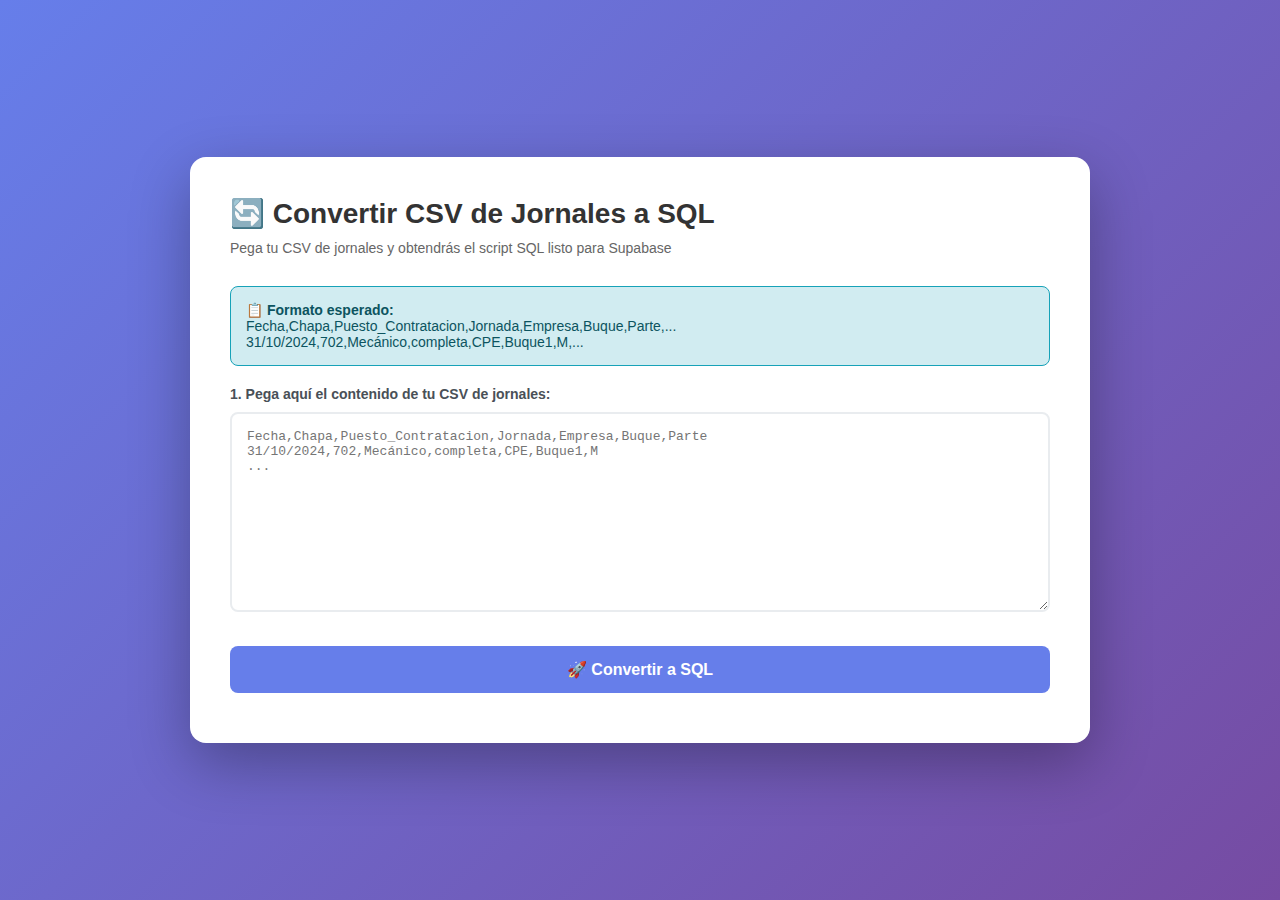
<file: convertir-jornales-csv-a-sql.html>
<!DOCTYPE html>
<html lang="es">
<head>
  <meta charset="UTF-8">
  <meta name="viewport" content="width=device-width, initial-scale=1.0">
  <title>Convertir CSV Jornales a SQL</title>
  <style>
    * {
      margin: 0;
      padding: 0;
      box-sizing: border-box;
    }

    body {
      font-family: -apple-system, BlinkMacSystemFont, 'Segoe UI', Roboto, sans-serif;
      background: linear-gradient(135deg, #667eea 0%, #764ba2 100%);
      min-height: 100vh;
      padding: 20px;
      display: flex;
      justify-content: center;
      align-items: center;
    }

    .container {
      background: white;
      border-radius: 16px;
      box-shadow: 0 20px 60px rgba(0, 0, 0, 0.3);
      max-width: 900px;
      width: 100%;
      padding: 40px;
    }

    h1 {
      color: #333;
      margin-bottom: 10px;
      font-size: 28px;
    }

    .subtitle {
      color: #666;
      margin-bottom: 30px;
      font-size: 14px;
    }

    .section {
      margin-bottom: 30px;
    }

    label {
      display: block;
      color: #495057;
      font-size: 14px;
      font-weight: 600;
      margin-bottom: 10px;
    }

    textarea {
      width: 100%;
      min-height: 200px;
      padding: 15px;
      border: 2px solid #e9ecef;
      border-radius: 8px;
      font-family: 'Courier New', monospace;
      font-size: 13px;
      resize: vertical;
    }

    textarea:focus {
      outline: none;
      border-color: #667eea;
      box-shadow: 0 0 0 3px rgba(102, 126, 234, 0.1);
    }

    .btn {
      background: #667eea;
      color: white;
      border: none;
      padding: 14px 30px;
      border-radius: 8px;
      font-size: 16px;
      font-weight: 600;
      cursor: pointer;
      width: 100%;
      transition: all 0.3s;
      margin-bottom: 10px;
    }

    .btn:hover {
      background: #5a67d8;
      transform: translateY(-2px);
      box-shadow: 0 5px 15px rgba(102, 126, 234, 0.4);
    }

    .btn-secondary {
      background: #48bb78;
    }

    .btn-secondary:hover {
      background: #38a169;
    }

    .result {
      background: #f8f9fa;
      border: 2px solid #e9ecef;
      border-radius: 8px;
      padding: 20px;
      margin-top: 20px;
      display: none;
    }

    .result.visible {
      display: block;
    }

    .result textarea {
      background: #1a202c;
      color: #e2e8f0;
      border: none;
      min-height: 300px;
    }

    .stats {
      background: #e6f7ff;
      border: 2px solid #91d5ff;
      border-radius: 8px;
      padding: 15px;
      margin-bottom: 20px;
      display: none;
    }

    .stats.visible {
      display: block;
    }

    .stats strong {
      color: #0050b3;
    }

    .alert {
      background: #fff3cd;
      border: 1px solid #ffc107;
      color: #856404;
      padding: 15px;
      border-radius: 8px;
      margin-bottom: 20px;
      font-size: 14px;
    }

    .alert-info {
      background: #d1ecf1;
      border-color: #17a2b8;
      color: #0c5460;
    }
  </style>
</head>
<body>

<div class="container">
  <h1>🔄 Convertir CSV de Jornales a SQL</h1>
  <p class="subtitle">Pega tu CSV de jornales y obtendrás el script SQL listo para Supabase</p>

  <div class="alert alert-info">
    <strong>📋 Formato esperado:</strong><br>
    Fecha,Chapa,Puesto_Contratacion,Jornada,Empresa,Buque,Parte,...<br>
    31/10/2024,702,Mecánico,completa,CPE,Buque1,M,...
  </div>

  <div class="section">
    <label>1. Pega aquí el contenido de tu CSV de jornales:</label>
    <textarea id="csvInput" placeholder="Fecha,Chapa,Puesto_Contratacion,Jornada,Empresa,Buque,Parte
31/10/2024,702,Mecánico,completa,CPE,Buque1,M
..."></textarea>
  </div>

  <button class="btn" onclick="convertir()">🚀 Convertir a SQL</button>

  <div class="stats" id="stats"></div>

  <div class="result" id="resultSection">
    <label>2. Script SQL generado (cópialo y pégalo en Supabase SQL Editor):</label>
    <textarea id="sqlOutput" readonly></textarea>
    <button class="btn btn-secondary" onclick="copiarSQL()">📋 Copiar SQL</button>
  </div>
</div>

<script>
// ============================================================================
// UTILIDADES
// ============================================================================

function convertirFecha(fechaStr) {
  if (!fechaStr || fechaStr.trim() === '') return null;

  // Si ya está en formato YYYY-MM-DD
  if (/^\d{4}-\d{2}-\d{2}$/.test(fechaStr)) {
    return fechaStr;
  }

  // Si está en formato DD/MM/YYYY
  if (/^\d{1,2}\/\d{1,2}\/\d{4}$/.test(fechaStr)) {
    const [dia, mes, anio] = fechaStr.split('/');
    return `${anio}-${mes.padStart(2, '0')}-${dia.padStart(2, '0')}`;
  }

  // Intentar parsear como fecha
  const fecha = new Date(fechaStr);
  if (!isNaN(fecha.getTime())) {
    const anio = fecha.getFullYear();
    const mes = String(fecha.getMonth() + 1).padStart(2, '0');
    const dia = String(fecha.getDate()).padStart(2, '0');
    return `${anio}-${mes}-${dia}`;
  }

  return null;
}

function parseCSV(csv) {
  if (!csv || csv.trim() === '') return [];

  const lines = csv.split('\n').filter(line => line.trim() !== '');
  if (lines.length === 0) return [];

  const headers = lines[0].split(',').map(h => h.trim().replace(/"/g, ''));
  const data = [];

  for (let i = 1; i < lines.length; i++) {
    const values = parseCSVLine(lines[i]);
    if (values.length === 0) continue;

    const row = {};
    headers.forEach((header, index) => {
      row[header] = values[index] || '';
    });
    data.push(row);
  }

  return data;
}

function parseCSVLine(line) {
  const result = [];
  let current = '';
  let inQuotes = false;

  for (let i = 0; i < line.length; i++) {
    const char = line[i];
    const nextChar = line[i + 1];

    if (char === '"') {
      if (inQuotes && nextChar === '"') {
        current += '"';
        i++;
      } else {
        inQuotes = !inQuotes;
      }
    } else if (char === ',' && !inQuotes) {
      result.push(current.trim());
      current = '';
    } else {
      current += char;
    }
  }

  result.push(current.trim());
  return result;
}

// ============================================================================
// CONVERSIÓN
// ============================================================================

function convertir() {
  const csv = document.getElementById('csvInput').value.trim();

  if (!csv) {
    alert('Por favor, pega el contenido del CSV');
    return;
  }

  try {
    const data = parseCSV(csv);

    if (data.length === 0) {
      alert('No se encontraron datos en el CSV');
      return;
    }

    console.log('Primeras filas del CSV:', data.slice(0, 3));

    // Generar SQL
    let sql = `-- ============================================================================
-- IMPORTACIÓN DE JORNALES DESDE GOOGLE SHEETS
-- ============================================================================
-- Total de jornales: ${data.length}
-- Ejecutar en: Supabase SQL Editor
-- ============================================================================

-- Limpiar tabla jornales (opcional - comenta esta línea si quieres mantener jornales existentes)
-- TRUNCATE TABLE jornales CASCADE;

-- Insertar jornales
INSERT INTO jornales (fecha, chapa, puesto, jornada, empresa, buque, parte, origen) VALUES\n`;

    const values = [];
    let errores = 0;

    data.forEach((row, index) => {
      // Mapear columnas del CSV a la tabla
      const fechaOriginal = row.Fecha || row.fecha;
      const fecha = convertirFecha(fechaOriginal);

      const chapa = (row.Chapa || row.chapa || '').toString().trim();
      const puesto = (row.Puesto_Contratacion || row.Puesto || row.puesto || '').trim();
      const jornada = (row.Jornada || row.jornada || '').trim();
      const empresa = (row.Empresa || row.empresa || '').trim();
      const buque = (row.Buque || row.buque || '').trim();
      const parte = (row.Parte || row.parte || '').trim();

      // Validar que tenga fecha y chapa mínimo
      if (!fecha || !chapa) {
        console.warn(`Línea ${index + 2} ignorada (falta fecha o chapa):`, row);
        errores++;
        return;
      }

      // Escapar comillas simples
      const puestoEsc = puesto.replace(/'/g, "''");
      const jornadaEsc = jornada.replace(/'/g, "''");
      const empresaEsc = empresa.replace(/'/g, "''");
      const buqueEsc = buque.replace(/'/g, "''");
      const parteEsc = parte.replace(/'/g, "''");

      values.push(`  ('${fecha}', '${chapa}', ${puesto ? "'" + puestoEsc + "'" : 'NULL'}, ${jornada ? "'" + jornadaEsc + "'" : 'NULL'}, ${empresa ? "'" + empresaEsc + "'" : 'NULL'}, ${buque ? "'" + buqueEsc + "'" : 'NULL'}, ${parte ? "'" + parteEsc + "'" : 'NULL'}, 'importacion')`);
    });

    if (values.length === 0) {
      alert('No se encontraron jornales válidos para importar');
      return;
    }

    sql += values.join(',\n');
    sql += `;\n\n-- Verificar resultado
SELECT COUNT(*) as total_jornales FROM jornales WHERE origen = 'importacion';

-- Ver los primeros 10 jornales
SELECT fecha, chapa, puesto, jornada, empresa
FROM jornales
ORDER BY fecha DESC
LIMIT 10;`;

    // Mostrar resultado
    document.getElementById('sqlOutput').value = sql;
    document.getElementById('resultSection').classList.add('visible');

    // Mostrar estadísticas
    const statsHtml = `
      <strong>✅ Conversión exitosa</strong><br>
      📊 Jornales encontrados en CSV: ${data.length}<br>
      📊 Jornales válidos: ${values.length}<br>
      ${errores > 0 ? `⚠️ Líneas ignoradas: ${errores}` : ''}
    `;
    document.getElementById('stats').innerHTML = statsHtml;
    document.getElementById('stats').classList.add('visible');

  } catch (error) {
    alert('Error al convertir CSV: ' + error.message);
    console.error(error);
  }
}

function copiarSQL() {
  const sqlOutput = document.getElementById('sqlOutput');
  sqlOutput.select();
  document.execCommand('copy');

  // Cambiar texto del botón temporalmente
  const btn = event.target;
  const textoOriginal = btn.textContent;
  btn.textContent = '✅ Copiado!';
  btn.style.background = '#38a169';

  setTimeout(() => {
    btn.textContent = textoOriginal;
    btn.style.background = '#48bb78';
  }, 2000);
}
</script>

</body>
</html>
</file>
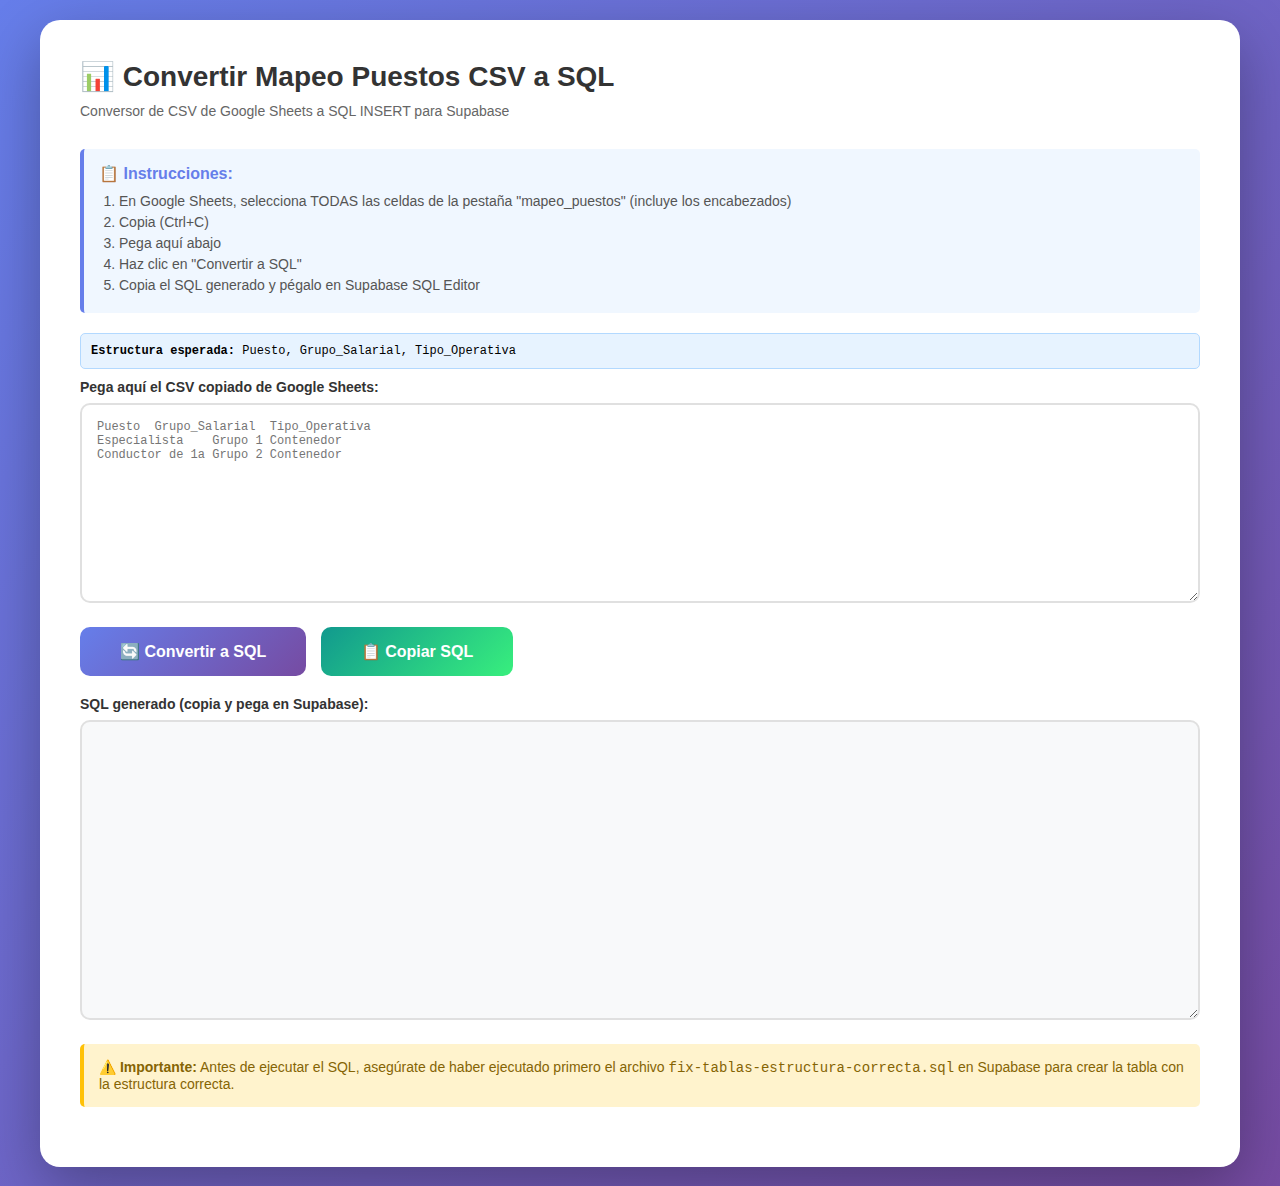
<file: convertir-mapeo-puestos-csv-a-sql.html>
<!DOCTYPE html>
<html lang="es">
<head>
    <meta charset="UTF-8">
    <meta name="viewport" content="width=device-width, initial-scale=1.0">
    <title>Convertir Mapeo Puestos CSV a SQL</title>
    <style>
        * {
            margin: 0;
            padding: 0;
            box-sizing: border-box;
        }
        body {
            font-family: -apple-system, BlinkMacSystemFont, 'Segoe UI', Roboto, Oxygen, Ubuntu, Cantarell, sans-serif;
            background: linear-gradient(135deg, #667eea 0%, #764ba2 100%);
            min-height: 100vh;
            padding: 20px;
            display: flex;
            align-items: center;
            justify-content: center;
        }
        .container {
            background: white;
            border-radius: 20px;
            box-shadow: 0 20px 60px rgba(0,0,0,0.3);
            padding: 40px;
            max-width: 1200px;
            width: 100%;
        }
        h1 {
            color: #333;
            margin-bottom: 10px;
            font-size: 28px;
        }
        .subtitle {
            color: #666;
            margin-bottom: 30px;
            font-size: 14px;
        }
        .instrucciones {
            background: #f0f7ff;
            border-left: 4px solid #667eea;
            padding: 15px;
            margin-bottom: 20px;
            border-radius: 5px;
        }
        .instrucciones h3 {
            color: #667eea;
            margin-bottom: 10px;
            font-size: 16px;
        }
        .instrucciones ol {
            margin-left: 20px;
            color: #555;
            font-size: 14px;
        }
        .instrucciones li {
            margin-bottom: 5px;
        }
        label {
            display: block;
            margin-bottom: 8px;
            color: #333;
            font-weight: 600;
            font-size: 14px;
        }
        textarea {
            width: 100%;
            padding: 15px;
            border: 2px solid #e0e0e0;
            border-radius: 10px;
            font-family: 'Courier New', monospace;
            font-size: 12px;
            resize: vertical;
            transition: border-color 0.3s;
        }
        textarea:focus {
            outline: none;
            border-color: #667eea;
        }
        #csvInput {
            min-height: 200px;
        }
        #sqlOutput {
            min-height: 300px;
            background-color: #f8f9fa;
        }
        button {
            background: linear-gradient(135deg, #667eea 0%, #764ba2 100%);
            color: white;
            border: none;
            padding: 15px 40px;
            border-radius: 10px;
            font-size: 16px;
            font-weight: 600;
            cursor: pointer;
            margin: 20px 10px 20px 0;
            transition: transform 0.2s, box-shadow 0.2s;
        }
        button:hover {
            transform: translateY(-2px);
            box-shadow: 0 5px 20px rgba(102, 126, 234, 0.4);
        }
        button:active {
            transform: translateY(0);
        }
        .info {
            background: #fff3cd;
            border-left: 4px solid #ffc107;
            padding: 15px;
            margin: 20px 0;
            border-radius: 5px;
            font-size: 14px;
            color: #856404;
        }
        .estructura {
            background: #e7f3ff;
            border: 1px solid #b3d9ff;
            padding: 10px;
            margin: 10px 0;
            border-radius: 5px;
            font-family: 'Courier New', monospace;
            font-size: 12px;
        }
    </style>
</head>
<body>
    <div class="container">
        <h1>📊 Convertir Mapeo Puestos CSV a SQL</h1>
        <p class="subtitle">Conversor de CSV de Google Sheets a SQL INSERT para Supabase</p>

        <div class="instrucciones">
            <h3>📋 Instrucciones:</h3>
            <ol>
                <li>En Google Sheets, selecciona TODAS las celdas de la pestaña "mapeo_puestos" (incluye los encabezados)</li>
                <li>Copia (Ctrl+C)</li>
                <li>Pega aquí abajo</li>
                <li>Haz clic en "Convertir a SQL"</li>
                <li>Copia el SQL generado y pégalo en Supabase SQL Editor</li>
            </ol>
        </div>

        <div class="estructura">
            <strong>Estructura esperada:</strong> Puesto, Grupo_Salarial, Tipo_Operativa
        </div>

        <label for="csvInput">Pega aquí el CSV copiado de Google Sheets:</label>
        <textarea id="csvInput" placeholder="Puesto	Grupo_Salarial	Tipo_Operativa
Especialista	Grupo 1	Contenedor
Conductor de 1a	Grupo 2	Contenedor"></textarea>

        <button onclick="convertir()">🔄 Convertir a SQL</button>
        <button onclick="copiar()" style="background: linear-gradient(135deg, #11998e 0%, #38ef7d 100%);">📋 Copiar SQL</button>

        <label for="sqlOutput">SQL generado (copia y pega en Supabase):</label>
        <textarea id="sqlOutput" readonly></textarea>

        <div class="info">
            ⚠️ <strong>Importante:</strong> Antes de ejecutar el SQL, asegúrate de haber ejecutado primero el archivo <code>fix-tablas-estructura-correcta.sql</code> en Supabase para crear la tabla con la estructura correcta.
        </div>
    </div>

    <script>
        function parseCSV(text) {
            const lines = text.trim().split('\n');
            const data = [];

            // Detectar separador (coma o tabulador)
            const separator = lines[0].includes('\t') ? '\t' : ',';

            const headers = lines[0].split(separator).map(h => h.trim());

            for (let i = 1; i < lines.length; i++) {
                const values = lines[i].split(separator);
                const row = {};
                headers.forEach((header, index) => {
                    row[header] = values[index] ? values[index].trim() : '';
                });
                data.push(row);
            }

            return data;
        }

        function escapeSql(value) {
            if (value === null || value === undefined || value === '') return 'NULL';
            return "'" + String(value).replace(/'/g, "''") + "'";
        }

        function convertir() {
            const csv = document.getElementById('csvInput').value.trim();

            if (!csv) {
                alert('❌ Por favor, pega el CSV de Google Sheets primero');
                return;
            }

            try {
                const data = parseCSV(csv);

                if (data.length === 0) {
                    alert('❌ No se encontraron datos para convertir');
                    return;
                }

                let sql = `-- ============================================\n`;
                sql += `-- Importación de Mapeo Puestos (${data.length} registros)\n`;
                sql += `-- ============================================\n\n`;
                sql += `INSERT INTO mapeo_puestos (puesto, grupo_salarial, tipo_operativa) VALUES\n`;

                const values = [];
                let skipped = 0;

                data.forEach((row, index) => {
                    const puesto = row.Puesto;

                    if (!puesto) {
                        skipped++;
                        console.warn(`Fila ${index + 2} omitida: puesto vacío`);
                        return;
                    }

                    const grupoSalarial = escapeSql(row.Grupo_Salarial);
                    const tipoOperativa = escapeSql(row.Tipo_Operativa);

                    values.push(`  (${escapeSql(puesto)}, ${grupoSalarial}, ${tipoOperativa})`);
                });

                if (values.length === 0) {
                    alert('❌ No se pudo convertir ningún registro válido');
                    return;
                }

                sql += values.join(',\n');
                sql += `\nON CONFLICT (puesto) DO UPDATE SET
  grupo_salarial = EXCLUDED.grupo_salarial,
  tipo_operativa = EXCLUDED.tipo_operativa,
  updated_at = NOW();`;

                sql += `\n\n-- ============================================\n`;
                sql += `-- ✅ Total: ${values.length} registros convertidos\n`;
                if (skipped > 0) {
                    sql += `-- ⚠️  ${skipped} registros omitidos (puesto vacío)\n`;
                }
                sql += `-- ============================================\n`;

                document.getElementById('sqlOutput').value = sql;

                alert(`✅ Conversión exitosa!\n\n📊 ${values.length} registros listos para importar\n${skipped > 0 ? '⚠️ ' + skipped + ' registros omitidos' : ''}\n\nAhora copia el SQL y pégalo en Supabase SQL Editor`);

            } catch (error) {
                console.error('Error:', error);
                alert('❌ Error al convertir: ' + error.message);
            }
        }

        function copiar() {
            const sqlOutput = document.getElementById('sqlOutput');
            if (!sqlOutput.value) {
                alert('❌ Primero debes convertir el CSV a SQL');
                return;
            }
            sqlOutput.select();
            document.execCommand('copy');
            alert('✅ SQL copiado al portapapeles!');
        }
    </script>
</body>
</html>
</file>
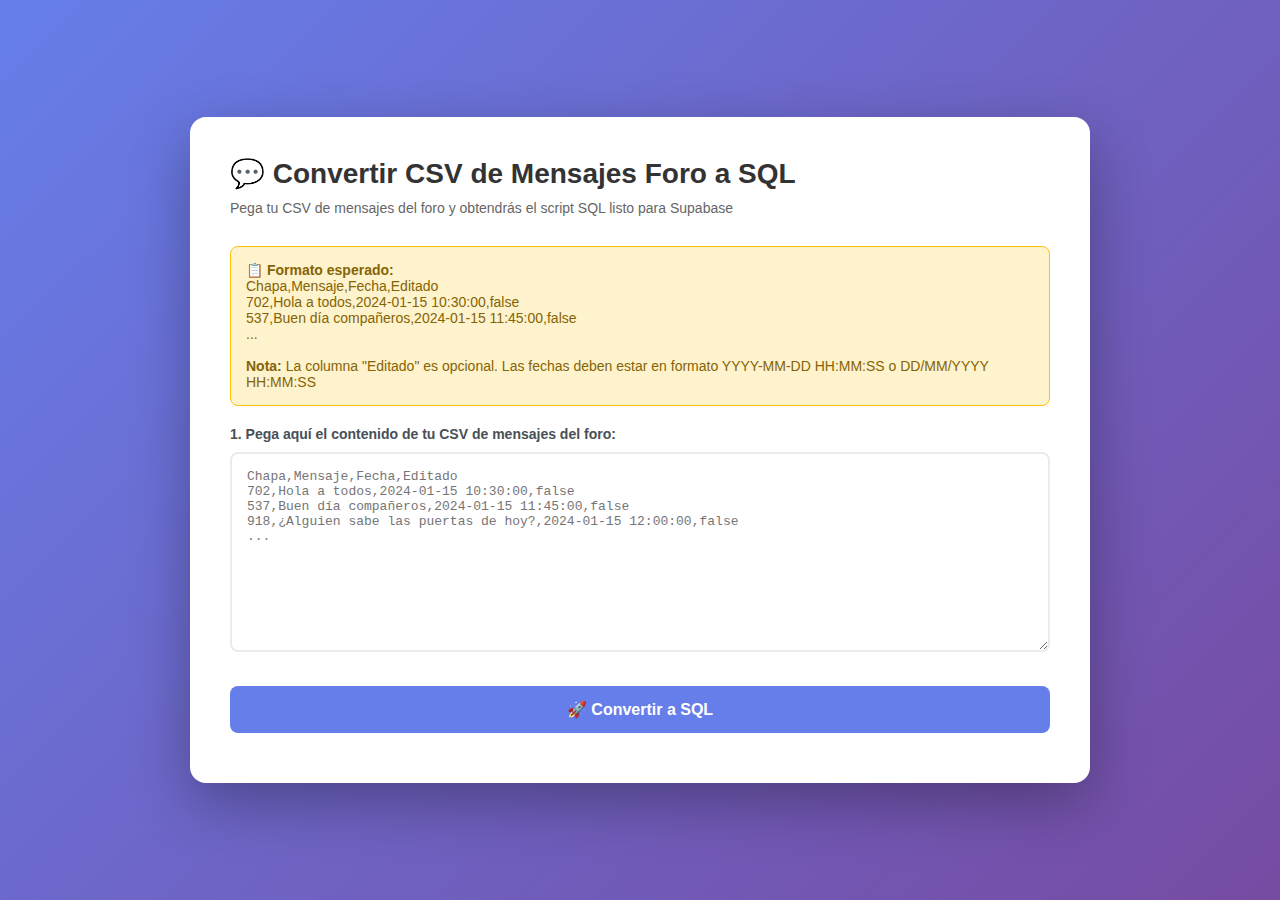
<file: convertir-mensajes-foro-csv-a-sql.html>
<!DOCTYPE html>
<html lang="es">
<head>
  <meta charset="UTF-8">
  <meta name="viewport" content="width=device-width, initial-scale=1.0">
  <title>Convertir CSV Mensajes Foro a SQL</title>
  <style>
    * {
      margin: 0;
      padding: 0;
      box-sizing: border-box;
    }

    body {
      font-family: -apple-system, BlinkMacSystemFont, 'Segoe UI', Roboto, sans-serif;
      background: linear-gradient(135deg, #667eea 0%, #764ba2 100%);
      min-height: 100vh;
      padding: 20px;
      display: flex;
      justify-content: center;
      align-items: center;
    }

    .container {
      background: white;
      border-radius: 16px;
      box-shadow: 0 20px 60px rgba(0, 0, 0, 0.3);
      max-width: 900px;
      width: 100%;
      padding: 40px;
    }

    h1 {
      color: #333;
      margin-bottom: 10px;
      font-size: 28px;
    }

    .subtitle {
      color: #666;
      margin-bottom: 30px;
      font-size: 14px;
    }

    .section {
      margin-bottom: 30px;
    }

    label {
      display: block;
      color: #495057;
      font-size: 14px;
      font-weight: 600;
      margin-bottom: 10px;
    }

    textarea {
      width: 100%;
      min-height: 200px;
      padding: 15px;
      border: 2px solid #e9ecef;
      border-radius: 8px;
      font-family: 'Courier New', monospace;
      font-size: 13px;
      resize: vertical;
    }

    textarea:focus {
      outline: none;
      border-color: #667eea;
      box-shadow: 0 0 0 3px rgba(102, 126, 234, 0.1);
    }

    .btn {
      background: #667eea;
      color: white;
      border: none;
      padding: 14px 30px;
      border-radius: 8px;
      font-size: 16px;
      font-weight: 600;
      cursor: pointer;
      width: 100%;
      transition: all 0.3s;
      margin-bottom: 10px;
    }

    .btn:hover {
      background: #5a67d8;
      transform: translateY(-2px);
      box-shadow: 0 5px 15px rgba(102, 126, 234, 0.4);
    }

    .btn-secondary {
      background: #48bb78;
    }

    .btn-secondary:hover {
      background: #38a169;
    }

    .result {
      background: #f8f9fa;
      border: 2px solid #e9ecef;
      border-radius: 8px;
      padding: 20px;
      margin-top: 20px;
      display: none;
    }

    .result.visible {
      display: block;
    }

    .result textarea {
      background: #1a202c;
      color: #e2e8f0;
      border: none;
      min-height: 300px;
    }

    .stats {
      background: #e6f7ff;
      border: 2px solid #91d5ff;
      border-radius: 8px;
      padding: 15px;
      margin-bottom: 20px;
      display: none;
    }

    .stats.visible {
      display: block;
    }

    .stats strong {
      color: #0050b3;
    }

    .alert {
      background: #fff3cd;
      border: 1px solid #ffc107;
      color: #856404;
      padding: 15px;
      border-radius: 8px;
      margin-bottom: 20px;
      font-size: 14px;
    }
  </style>
</head>
<body>

<div class="container">
  <h1>💬 Convertir CSV de Mensajes Foro a SQL</h1>
  <p class="subtitle">Pega tu CSV de mensajes del foro y obtendrás el script SQL listo para Supabase</p>

  <div class="alert">
    <strong>📋 Formato esperado:</strong><br>
    Chapa,Mensaje,Fecha,Editado<br>
    702,Hola a todos,2024-01-15 10:30:00,false<br>
    537,Buen día compañeros,2024-01-15 11:45:00,false<br>
    ...<br><br>
    <strong>Nota:</strong> La columna "Editado" es opcional. Las fechas deben estar en formato YYYY-MM-DD HH:MM:SS o DD/MM/YYYY HH:MM:SS
  </div>

  <div class="section">
    <label>1. Pega aquí el contenido de tu CSV de mensajes del foro:</label>
    <textarea id="csvInput" placeholder="Chapa,Mensaje,Fecha,Editado
702,Hola a todos,2024-01-15 10:30:00,false
537,Buen día compañeros,2024-01-15 11:45:00,false
918,¿Alguien sabe las puertas de hoy?,2024-01-15 12:00:00,false
..."></textarea>
  </div>

  <button class="btn" onclick="convertir()">🚀 Convertir a SQL</button>

  <div class="stats" id="stats"></div>

  <div class="result" id="resultSection">
    <label>2. Script SQL generado (cópialo y pégalo en Supabase SQL Editor):</label>
    <textarea id="sqlOutput" readonly></textarea>
    <button class="btn btn-secondary" onclick="copiarSQL()">📋 Copiar SQL</button>
  </div>
</div>

<script>
function parseCSVLine(line) {
  const result = [];
  let current = '';
  let inQuotes = false;

  for (let i = 0; i < line.length; i++) {
    const char = line[i];

    if (char === '"') {
      if (inQuotes && line[i + 1] === '"') {
        current += '"';
        i++;
      } else {
        inQuotes = !inQuotes;
      }
    } else if (char === ',' && !inQuotes) {
      result.push(current.trim());
      current = '';
    } else {
      current += char;
    }
  }

  result.push(current.trim());
  return result;
}

function convertirFecha(fechaStr) {
  if (!fechaStr || fechaStr.trim() === '') {
    return 'NOW()';
  }

  // Limpiar el string
  fechaStr = fechaStr.trim();

  // Formato DD/MM/YYYY HH:MM:SS
  const regex1 = /^(\d{1,2})\/(\d{1,2})\/(\d{4})\s+(\d{1,2}):(\d{1,2}):(\d{1,2})$/;
  const match1 = fechaStr.match(regex1);
  if (match1) {
    const [, dia, mes, año, hora, min, seg] = match1;
    return `'${año}-${mes.padStart(2, '0')}-${dia.padStart(2, '0')} ${hora.padStart(2, '0')}:${min.padStart(2, '0')}:${seg.padStart(2, '0')}'`;
  }

  // Formato YYYY-MM-DD HH:MM:SS
  const regex2 = /^(\d{4})-(\d{1,2})-(\d{1,2})\s+(\d{1,2}):(\d{1,2}):(\d{1,2})$/;
  const match2 = fechaStr.match(regex2);
  if (match2) {
    const [, año, mes, dia, hora, min, seg] = match2;
    return `'${año}-${mes.padStart(2, '0')}-${dia.padStart(2, '0')} ${hora.padStart(2, '0')}:${min.padStart(2, '0')}:${seg.padStart(2, '0')}'`;
  }

  // Si no coincide con ningún formato, usar NOW()
  console.warn('Formato de fecha no reconocido:', fechaStr);
  return 'NOW()';
}

function convertir() {
  const csv = document.getElementById('csvInput').value.trim();

  if (!csv) {
    alert('Por favor, pega el contenido del CSV');
    return;
  }

  try {
    const lines = csv.split('\n');

    // Saltar la primera línea (cabecera)
    const dataLines = lines.slice(1).filter(line => line.trim() !== '');

    if (dataLines.length === 0) {
      alert('No se encontraron datos en el CSV');
      return;
    }

    // Generar SQL
    let sql = `-- ============================================================================
-- IMPORTACIÓN DE MENSAJES DEL FORO DESDE GOOGLE SHEETS
-- ============================================================================
-- Total de mensajes: ${dataLines.length}
-- Ejecutar en: Supabase SQL Editor
-- ============================================================================

-- Limpiar tabla mensajes_foro (opcional - comenta esta línea si quieres mantener mensajes existentes)
-- TRUNCATE TABLE mensajes_foro CASCADE;

-- Insertar mensajes del foro
INSERT INTO mensajes_foro (chapa, texto, timestamp, editado) VALUES\n`;

    const values = [];
    let errores = 0;

    dataLines.forEach((line, index) => {
      const parts = parseCSVLine(line);

      const chapa = parts[0] ? parts[0].replace(/^"|"$/g, '').trim() : '';
      const mensaje = parts[1] ? parts[1].replace(/^"|"$/g, '').trim() : '';
      const fecha = parts[2] ? parts[2].replace(/^"|"$/g, '').trim() : '';
      const editadoStr = parts[3] ? parts[3].replace(/^"|"$/g, '').trim().toLowerCase() : 'false';

      if (!chapa || !mensaje) {
        console.warn(`Línea ${index + 2} ignorada (falta chapa o mensaje):`, line);
        errores++;
        return;
      }

      // Escapar comillas simples en los valores
      const mensajeEsc = mensaje.replace(/'/g, "''");
      const editado = (editadoStr === 'true' || editadoStr === '1' || editadoStr === 'sí' || editadoStr === 'si');
      const timestampSQL = convertirFecha(fecha);

      values.push(`  ('${chapa}', '${mensajeEsc}', ${timestampSQL}, ${editado})`);
    });

    if (values.length === 0) {
      alert('No se encontraron mensajes válidos en el CSV');
      return;
    }

    sql += values.join(',\n');
    sql += `
ON CONFLICT (id) DO NOTHING;

-- Verificar resultado
SELECT COUNT(*) as total_mensajes FROM mensajes_foro;

-- Ver los últimos 20 mensajes
SELECT chapa, LEFT(texto, 50) as mensaje_preview, timestamp, editado
FROM mensajes_foro
ORDER BY timestamp DESC
LIMIT 20;`;

    // Mostrar resultado
    document.getElementById('sqlOutput').value = sql;
    document.getElementById('resultSection').classList.add('visible');

    // Mostrar estadísticas
    const statsHtml = `
      <strong>✅ Conversión exitosa</strong><br>
      📊 Mensajes encontrados: ${dataLines.length}<br>
      📊 Mensajes válidos: ${values.length}<br>
      ${errores > 0 ? `⚠️ Líneas con errores: ${errores}` : ''}
    `;
    document.getElementById('stats').innerHTML = statsHtml;
    document.getElementById('stats').classList.add('visible');

  } catch (error) {
    alert('Error al convertir CSV: ' + error.message);
    console.error(error);
  }
}

function copiarSQL() {
  const sqlOutput = document.getElementById('sqlOutput');
  sqlOutput.select();
  document.execCommand('copy');

  // Cambiar texto del botón temporalmente
  const btn = event.target;
  const textoOriginal = btn.textContent;
  btn.textContent = '✅ Copiado!';
  btn.style.background = '#38a169';

  setTimeout(() => {
    btn.textContent = textoOriginal;
    btn.style.background = '#48bb78';
  }, 2000);
}
</script>

</body>
</html>
</file>
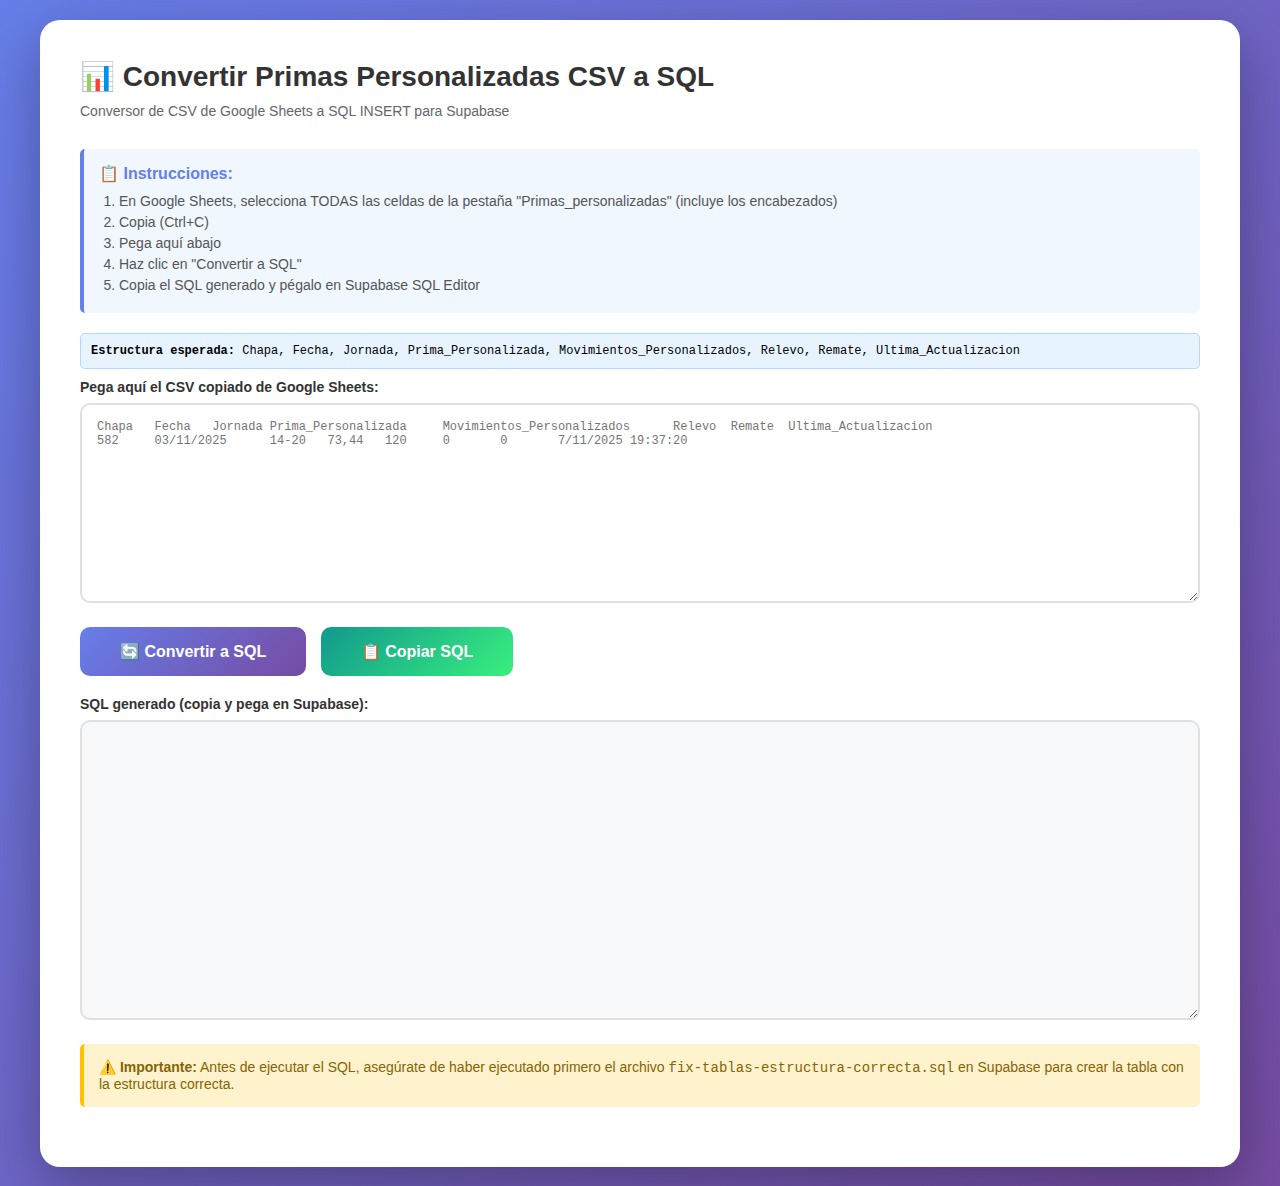
<file: convertir-primas-personalizadas-csv-a-sql.html>
<!DOCTYPE html>
<html lang="es">
<head>
    <meta charset="UTF-8">
    <meta name="viewport" content="width=device-width, initial-scale=1.0">
    <title>Convertir Primas Personalizadas CSV a SQL</title>
    <style>
        * {
            margin: 0;
            padding: 0;
            box-sizing: border-box;
        }
        body {
            font-family: -apple-system, BlinkMacSystemFont, 'Segoe UI', Roboto, Oxygen, Ubuntu, Cantarell, sans-serif;
            background: linear-gradient(135deg, #667eea 0%, #764ba2 100%);
            min-height: 100vh;
            padding: 20px;
            display: flex;
            align-items: center;
            justify-content: center;
        }
        .container {
            background: white;
            border-radius: 20px;
            box-shadow: 0 20px 60px rgba(0,0,0,0.3);
            padding: 40px;
            max-width: 1200px;
            width: 100%;
        }
        h1 {
            color: #333;
            margin-bottom: 10px;
            font-size: 28px;
        }
        .subtitle {
            color: #666;
            margin-bottom: 30px;
            font-size: 14px;
        }
        .instrucciones {
            background: #f0f7ff;
            border-left: 4px solid #667eea;
            padding: 15px;
            margin-bottom: 20px;
            border-radius: 5px;
        }
        .instrucciones h3 {
            color: #667eea;
            margin-bottom: 10px;
            font-size: 16px;
        }
        .instrucciones ol {
            margin-left: 20px;
            color: #555;
            font-size: 14px;
        }
        .instrucciones li {
            margin-bottom: 5px;
        }
        label {
            display: block;
            margin-bottom: 8px;
            color: #333;
            font-weight: 600;
            font-size: 14px;
        }
        textarea {
            width: 100%;
            padding: 15px;
            border: 2px solid #e0e0e0;
            border-radius: 10px;
            font-family: 'Courier New', monospace;
            font-size: 12px;
            resize: vertical;
            transition: border-color 0.3s;
        }
        textarea:focus {
            outline: none;
            border-color: #667eea;
        }
        #csvInput {
            min-height: 200px;
        }
        #sqlOutput {
            min-height: 300px;
            background-color: #f8f9fa;
        }
        button {
            background: linear-gradient(135deg, #667eea 0%, #764ba2 100%);
            color: white;
            border: none;
            padding: 15px 40px;
            border-radius: 10px;
            font-size: 16px;
            font-weight: 600;
            cursor: pointer;
            margin: 20px 10px 20px 0;
            transition: transform 0.2s, box-shadow 0.2s;
        }
        button:hover {
            transform: translateY(-2px);
            box-shadow: 0 5px 20px rgba(102, 126, 234, 0.4);
        }
        button:active {
            transform: translateY(0);
        }
        .info {
            background: #fff3cd;
            border-left: 4px solid #ffc107;
            padding: 15px;
            margin: 20px 0;
            border-radius: 5px;
            font-size: 14px;
            color: #856404;
        }
        .estructura {
            background: #e7f3ff;
            border: 1px solid #b3d9ff;
            padding: 10px;
            margin: 10px 0;
            border-radius: 5px;
            font-family: 'Courier New', monospace;
            font-size: 12px;
        }
    </style>
</head>
<body>
    <div class="container">
        <h1>📊 Convertir Primas Personalizadas CSV a SQL</h1>
        <p class="subtitle">Conversor de CSV de Google Sheets a SQL INSERT para Supabase</p>

        <div class="instrucciones">
            <h3>📋 Instrucciones:</h3>
            <ol>
                <li>En Google Sheets, selecciona TODAS las celdas de la pestaña "Primas_personalizadas" (incluye los encabezados)</li>
                <li>Copia (Ctrl+C)</li>
                <li>Pega aquí abajo</li>
                <li>Haz clic en "Convertir a SQL"</li>
                <li>Copia el SQL generado y pégalo en Supabase SQL Editor</li>
            </ol>
        </div>

        <div class="estructura">
            <strong>Estructura esperada:</strong> Chapa, Fecha, Jornada, Prima_Personalizada, Movimientos_Personalizados, Relevo, Remate, Ultima_Actualizacion
        </div>

        <label for="csvInput">Pega aquí el CSV copiado de Google Sheets:</label>
        <textarea id="csvInput" placeholder="Chapa	Fecha	Jornada	Prima_Personalizada	Movimientos_Personalizados	Relevo	Remate	Ultima_Actualizacion
582	03/11/2025	14-20	73,44	120	0	0	7/11/2025 19:37:20"></textarea>

        <button onclick="convertir()">🔄 Convertir a SQL</button>
        <button onclick="copiar()" style="background: linear-gradient(135deg, #11998e 0%, #38ef7d 100%);">📋 Copiar SQL</button>

        <label for="sqlOutput">SQL generado (copia y pega en Supabase):</label>
        <textarea id="sqlOutput" readonly></textarea>

        <div class="info">
            ⚠️ <strong>Importante:</strong> Antes de ejecutar el SQL, asegúrate de haber ejecutado primero el archivo <code>fix-tablas-estructura-correcta.sql</code> en Supabase para crear la tabla con la estructura correcta.
        </div>
    </div>

    <script>
        function parseCSV(text) {
            const lines = text.trim().split('\n');
            const data = [];

            // Detectar separador (coma o tabulador)
            const separator = lines[0].includes('\t') ? '\t' : ',';

            const headers = lines[0].split(separator).map(h => h.trim());

            for (let i = 1; i < lines.length; i++) {
                const values = lines[i].split(separator);
                const row = {};
                headers.forEach((header, index) => {
                    row[header] = values[index] ? values[index].trim() : '';
                });
                data.push(row);
            }

            return data;
        }

        function convertirFecha(fechaStr) {
            if (!fechaStr || fechaStr.trim() === '') return null;

            // Si ya está en formato ISO (YYYY-MM-DD)
            if (/^\d{4}-\d{2}-\d{2}$/.test(fechaStr)) {
                return fechaStr;
            }

            // Si está en formato DD/MM/YYYY (formato español)
            if (/^\d{1,2}\/\d{1,2}\/\d{4}$/.test(fechaStr)) {
                const [dia, mes, anio] = fechaStr.split('/');
                return `${anio}-${mes.padStart(2, '0')}-${dia.padStart(2, '0')}`;
            }

            return null;
        }

        function convertirTimestamp(timestampStr) {
            if (!timestampStr || timestampStr.trim() === '') return null;

            // Si ya está en formato ISO (YYYY-MM-DD HH:MM:SS)
            if (/^\d{4}-\d{2}-\d{2} \d{2}:\d{2}:\d{2}$/.test(timestampStr)) {
                return timestampStr;
            }

            // Si está en formato DD/MM/YYYY HH:MM:SS (formato español con hora)
            const match = timestampStr.match(/^(\d{1,2})\/(\d{1,2})\/(\d{4})\s+(\d{1,2}):(\d{2}):(\d{2})$/);
            if (match) {
                const [, dia, mes, anio, hora, minuto, segundo] = match;
                return `${anio}-${mes.padStart(2, '0')}-${dia.padStart(2, '0')} ${hora.padStart(2, '0')}:${minuto}:${segundo}`;
            }

            // Si solo tiene fecha sin hora, convertir a fecha
            const fecha = convertirFecha(timestampStr);
            if (fecha) {
                return `${fecha} 00:00:00`;
            }

            return null;
        }

        function parseDecimalEspanol(value) {
            if (!value || value.trim() === '') return 0;
            // Reemplazar coma por punto para formato SQL
            return parseFloat(String(value).replace(',', '.')) || 0;
        }

        function escapeSql(value) {
            if (value === null || value === undefined || value === '') return 'NULL';
            return "'" + String(value).replace(/'/g, "''") + "'";
        }

        function convertir() {
            const csv = document.getElementById('csvInput').value.trim();

            if (!csv) {
                alert('❌ Por favor, pega el CSV de Google Sheets primero');
                return;
            }

            try {
                const data = parseCSV(csv);

                if (data.length === 0) {
                    alert('❌ No se encontraron datos para convertir');
                    return;
                }

                // Eliminar duplicados: solo conservar el último registro por (chapa, fecha, jornada)
                const primasMap = new Map();
                data.forEach(row => {
                    const chapa = row.Chapa;
                    const fecha = convertirFecha(row.Fecha);
                    const jornada = row.Jornada || '';

                    if (chapa && fecha) {
                        const key = `${chapa}|${fecha}|${jornada}`;
                        // Siempre sobrescribir, así se queda el último
                        primasMap.set(key, row);
                    }
                });

                const uniqueData = Array.from(primasMap.values());

                let sql = `-- ============================================\n`;
                sql += `-- Importación de Primas Personalizadas (${uniqueData.length} registros únicos)\n`;
                sql += `-- ============================================\n\n`;
                sql += `INSERT INTO primas_personalizadas (chapa, fecha, jornada, prima_personalizada, movimientos_personalizados, relevo, remate, ultima_actualizacion) VALUES\n`;

                const values = [];
                let skipped = 0;

                uniqueData.forEach((row, index) => {
                    const chapa = row.Chapa;
                    const fecha = convertirFecha(row.Fecha);

                    if (!chapa || !fecha) {
                        skipped++;
                        console.warn(`Fila ${index + 2} omitida: chapa o fecha inválida`);
                        return;
                    }

                    const jornada = escapeSql(row.Jornada);
                    const primaPersonalizada = parseDecimalEspanol(row.Prima_Personalizada);
                    const movimientosPersonalizados = parseDecimalEspanol(row.Movimientos_Personalizados);
                    const relevo = parseDecimalEspanol(row.Relevo);
                    const remate = parseDecimalEspanol(row.Remate);
                    const ultimaActualizacion = convertirTimestamp(row.Ultima_Actualizacion);

                    if (ultimaActualizacion) {
                        values.push(`  ('${chapa}', '${fecha}', ${jornada}, ${primaPersonalizada}, ${movimientosPersonalizados}, ${relevo}, ${remate}, '${ultimaActualizacion}')`);
                    } else {
                        values.push(`  ('${chapa}', '${fecha}', ${jornada}, ${primaPersonalizada}, ${movimientosPersonalizados}, ${relevo}, ${remate}, NOW())`);
                    }
                });

                if (values.length === 0) {
                    alert('❌ No se pudo convertir ningún registro válido');
                    return;
                }

                sql += values.join(',\n');
                sql += `\nON CONFLICT (chapa, fecha, jornada) DO UPDATE SET
  prima_personalizada = EXCLUDED.prima_personalizada,
  movimientos_personalizados = EXCLUDED.movimientos_personalizados,
  relevo = EXCLUDED.relevo,
  remate = EXCLUDED.remate,
  ultima_actualizacion = EXCLUDED.ultima_actualizacion;`;

                sql += `\n\n-- ============================================\n`;
                sql += `-- ✅ Total: ${values.length} registros convertidos\n`;
                const duplicates = data.length - uniqueData.length;
                if (duplicates > 0) {
                    sql += `-- ℹ️  ${duplicates} registros duplicados eliminados\n`;
                }
                if (skipped > 0) {
                    sql += `-- ⚠️  ${skipped} registros omitidos (chapa o fecha inválida)\n`;
                }
                sql += `-- ============================================\n`;

                document.getElementById('sqlOutput').value = sql;

                let mensaje = `✅ Conversión exitosa!\n\n📊 ${values.length} registros únicos listos para importar`;
                if (duplicates > 0) {
                    mensaje += `\nℹ️ ${duplicates} duplicados eliminados (se mantuvo el último)`;
                }
                if (skipped > 0) {
                    mensaje += `\n⚠️ ${skipped} registros omitidos`;
                }
                mensaje += `\n\nAhora copia el SQL y pégalo en Supabase SQL Editor`;

                alert(mensaje);

            } catch (error) {
                console.error('Error:', error);
                alert('❌ Error al convertir: ' + error.message);
            }
        }

        function copiar() {
            const sqlOutput = document.getElementById('sqlOutput');
            if (!sqlOutput.value) {
                alert('❌ Primero debes convertir el CSV a SQL');
                return;
            }
            sqlOutput.select();
            document.execCommand('copy');
            alert('✅ SQL copiado al portapapeles!');
        }
    </script>
</body>
</html>
</file>
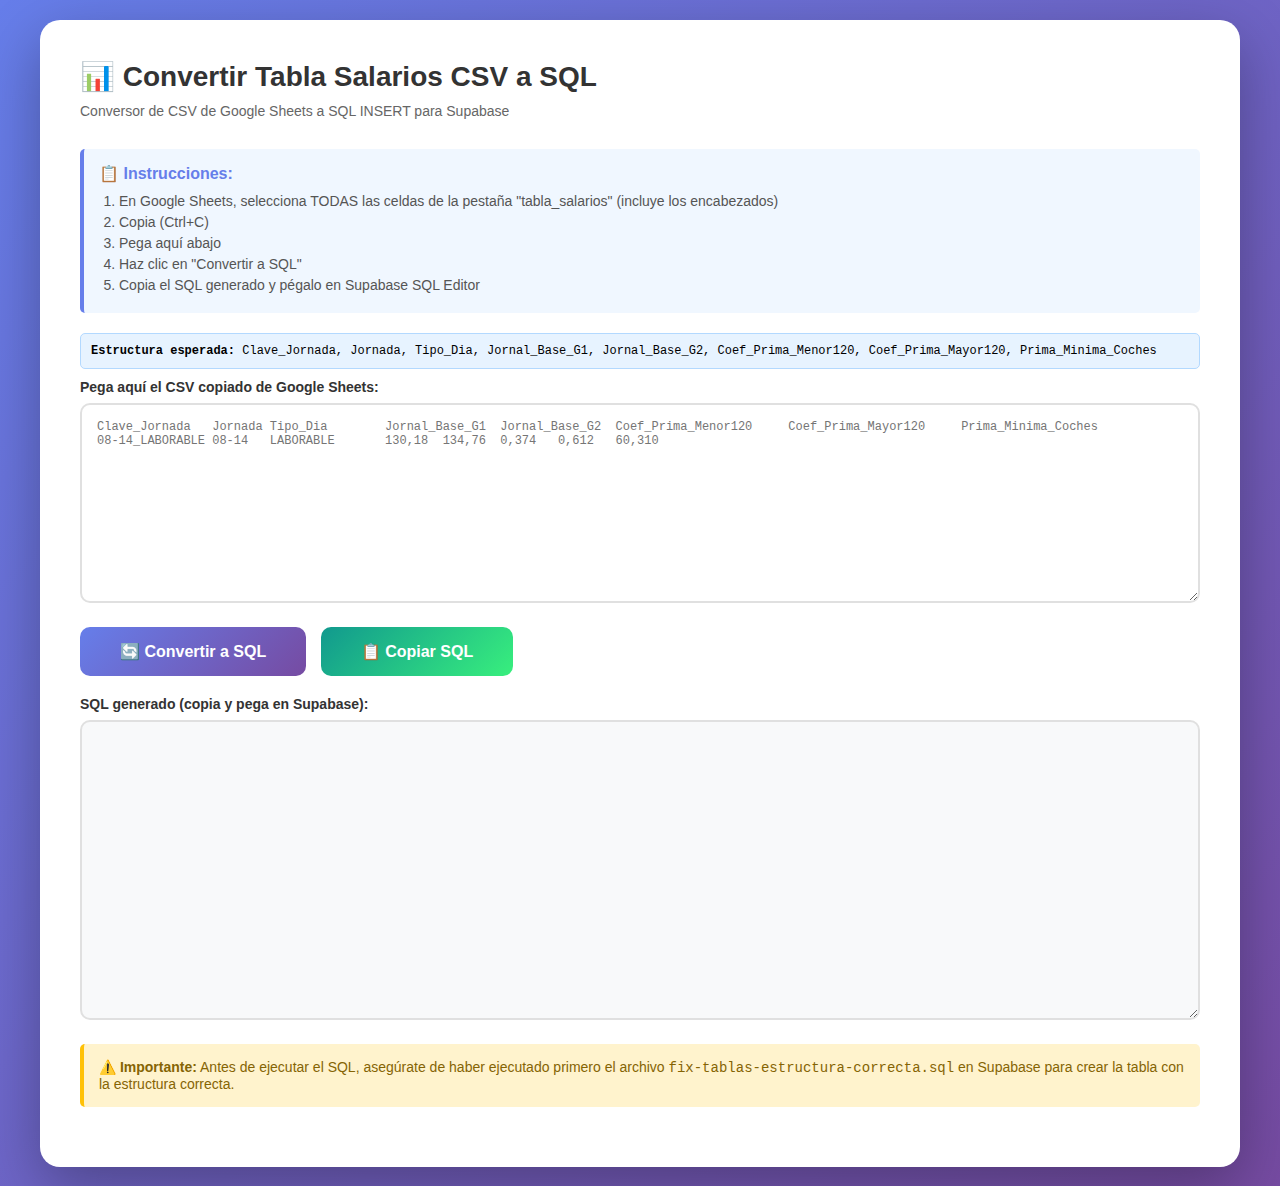
<file: convertir-tabla-salarios-csv-a-sql.html>
<!DOCTYPE html>
<html lang="es">
<head>
    <meta charset="UTF-8">
    <meta name="viewport" content="width=device-width, initial-scale=1.0">
    <title>Convertir Tabla Salarios CSV a SQL</title>
    <style>
        * {
            margin: 0;
            padding: 0;
            box-sizing: border-box;
        }
        body {
            font-family: -apple-system, BlinkMacSystemFont, 'Segoe UI', Roboto, Oxygen, Ubuntu, Cantarell, sans-serif;
            background: linear-gradient(135deg, #667eea 0%, #764ba2 100%);
            min-height: 100vh;
            padding: 20px;
            display: flex;
            align-items: center;
            justify-content: center;
        }
        .container {
            background: white;
            border-radius: 20px;
            box-shadow: 0 20px 60px rgba(0,0,0,0.3);
            padding: 40px;
            max-width: 1200px;
            width: 100%;
        }
        h1 {
            color: #333;
            margin-bottom: 10px;
            font-size: 28px;
        }
        .subtitle {
            color: #666;
            margin-bottom: 30px;
            font-size: 14px;
        }
        .instrucciones {
            background: #f0f7ff;
            border-left: 4px solid #667eea;
            padding: 15px;
            margin-bottom: 20px;
            border-radius: 5px;
        }
        .instrucciones h3 {
            color: #667eea;
            margin-bottom: 10px;
            font-size: 16px;
        }
        .instrucciones ol {
            margin-left: 20px;
            color: #555;
            font-size: 14px;
        }
        .instrucciones li {
            margin-bottom: 5px;
        }
        label {
            display: block;
            margin-bottom: 8px;
            color: #333;
            font-weight: 600;
            font-size: 14px;
        }
        textarea {
            width: 100%;
            padding: 15px;
            border: 2px solid #e0e0e0;
            border-radius: 10px;
            font-family: 'Courier New', monospace;
            font-size: 12px;
            resize: vertical;
            transition: border-color 0.3s;
        }
        textarea:focus {
            outline: none;
            border-color: #667eea;
        }
        #csvInput {
            min-height: 200px;
        }
        #sqlOutput {
            min-height: 300px;
            background-color: #f8f9fa;
        }
        button {
            background: linear-gradient(135deg, #667eea 0%, #764ba2 100%);
            color: white;
            border: none;
            padding: 15px 40px;
            border-radius: 10px;
            font-size: 16px;
            font-weight: 600;
            cursor: pointer;
            margin: 20px 10px 20px 0;
            transition: transform 0.2s, box-shadow 0.2s;
        }
        button:hover {
            transform: translateY(-2px);
            box-shadow: 0 5px 20px rgba(102, 126, 234, 0.4);
        }
        button:active {
            transform: translateY(0);
        }
        .info {
            background: #fff3cd;
            border-left: 4px solid #ffc107;
            padding: 15px;
            margin: 20px 0;
            border-radius: 5px;
            font-size: 14px;
            color: #856404;
        }
        .estructura {
            background: #e7f3ff;
            border: 1px solid #b3d9ff;
            padding: 10px;
            margin: 10px 0;
            border-radius: 5px;
            font-family: 'Courier New', monospace;
            font-size: 12px;
        }
    </style>
</head>
<body>
    <div class="container">
        <h1>📊 Convertir Tabla Salarios CSV a SQL</h1>
        <p class="subtitle">Conversor de CSV de Google Sheets a SQL INSERT para Supabase</p>

        <div class="instrucciones">
            <h3>📋 Instrucciones:</h3>
            <ol>
                <li>En Google Sheets, selecciona TODAS las celdas de la pestaña "tabla_salarios" (incluye los encabezados)</li>
                <li>Copia (Ctrl+C)</li>
                <li>Pega aquí abajo</li>
                <li>Haz clic en "Convertir a SQL"</li>
                <li>Copia el SQL generado y pégalo en Supabase SQL Editor</li>
            </ol>
        </div>

        <div class="estructura">
            <strong>Estructura esperada:</strong> Clave_Jornada, Jornada, Tipo_Dia, Jornal_Base_G1, Jornal_Base_G2, Coef_Prima_Menor120, Coef_Prima_Mayor120, Prima_Minima_Coches
        </div>

        <label for="csvInput">Pega aquí el CSV copiado de Google Sheets:</label>
        <textarea id="csvInput" placeholder="Clave_Jornada	Jornada	Tipo_Dia	Jornal_Base_G1	Jornal_Base_G2	Coef_Prima_Menor120	Coef_Prima_Mayor120	Prima_Minima_Coches
08-14_LABORABLE	08-14	LABORABLE	130,18	134,76	0,374	0,612	60,310"></textarea>

        <button onclick="convertir()">🔄 Convertir a SQL</button>
        <button onclick="copiar()" style="background: linear-gradient(135deg, #11998e 0%, #38ef7d 100%);">📋 Copiar SQL</button>

        <label for="sqlOutput">SQL generado (copia y pega en Supabase):</label>
        <textarea id="sqlOutput" readonly></textarea>

        <div class="info">
            ⚠️ <strong>Importante:</strong> Antes de ejecutar el SQL, asegúrate de haber ejecutado primero el archivo <code>fix-tablas-estructura-correcta.sql</code> en Supabase para crear la tabla con la estructura correcta.
        </div>
    </div>

    <script>
        function parseCSV(text) {
            const lines = text.trim().split('\n');
            const data = [];

            // Detectar separador (coma o tabulador)
            const separator = lines[0].includes('\t') ? '\t' : ',';

            const headers = lines[0].split(separator).map(h => h.trim());

            for (let i = 1; i < lines.length; i++) {
                const values = lines[i].split(separator);
                const row = {};
                headers.forEach((header, index) => {
                    row[header] = values[index] ? values[index].trim() : '';
                });
                data.push(row);
            }

            return data;
        }

        function parseDecimalEspanol(value) {
            if (!value || value.trim() === '') return 'NULL';
            // Reemplazar coma por punto para formato SQL
            const parsed = parseFloat(String(value).replace(',', '.'));
            return isNaN(parsed) ? 'NULL' : parsed;
        }

        function escapeSql(value) {
            if (value === null || value === undefined || value === '') return 'NULL';
            return "'" + String(value).replace(/'/g, "''") + "'";
        }

        function convertir() {
            const csv = document.getElementById('csvInput').value.trim();

            if (!csv) {
                alert('❌ Por favor, pega el CSV de Google Sheets primero');
                return;
            }

            try {
                const data = parseCSV(csv);

                if (data.length === 0) {
                    alert('❌ No se encontraron datos para convertir');
                    return;
                }

                let sql = `-- ============================================\n`;
                sql += `-- Importación de Tabla Salarios (${data.length} registros)\n`;
                sql += `-- ============================================\n\n`;
                sql += `INSERT INTO tabla_salarios (clave_jornada, jornada, tipo_dia, jornal_base_g1, jornal_base_g2, coef_prima_menor120, coef_prima_mayor120, prima_minima_coches) VALUES\n`;

                const values = [];
                let skipped = 0;

                data.forEach((row, index) => {
                    const claveJornada = row.Clave_Jornada;

                    if (!claveJornada) {
                        skipped++;
                        console.warn(`Fila ${index + 2} omitida: clave_jornada vacía`);
                        return;
                    }

                    const jornada = escapeSql(row.Jornada);
                    const tipoDia = escapeSql(row.Tipo_Dia);
                    const jornalBaseG1 = parseDecimalEspanol(row.Jornal_Base_G1);
                    const jornalBaseG2 = parseDecimalEspanol(row.Jornal_Base_G2);
                    const coefPrimaMenor120 = parseDecimalEspanol(row.Coef_Prima_Menor120);
                    const coefPrimaMayor120 = parseDecimalEspanol(row.Coef_Prima_Mayor120);
                    const primaMinimaCoches = parseDecimalEspanol(row.Prima_Minima_Coches);

                    values.push(`  (${escapeSql(claveJornada)}, ${jornada}, ${tipoDia}, ${jornalBaseG1}, ${jornalBaseG2}, ${coefPrimaMenor120}, ${coefPrimaMayor120}, ${primaMinimaCoches})`);
                });

                if (values.length === 0) {
                    alert('❌ No se pudo convertir ningún registro válido');
                    return;
                }

                sql += values.join(',\n');
                sql += `\nON CONFLICT (clave_jornada) DO UPDATE SET
  jornada = EXCLUDED.jornada,
  tipo_dia = EXCLUDED.tipo_dia,
  jornal_base_g1 = EXCLUDED.jornal_base_g1,
  jornal_base_g2 = EXCLUDED.jornal_base_g2,
  coef_prima_menor120 = EXCLUDED.coef_prima_menor120,
  coef_prima_mayor120 = EXCLUDED.coef_prima_mayor120,
  prima_minima_coches = EXCLUDED.prima_minima_coches,
  updated_at = NOW();`;

                sql += `\n\n-- ============================================\n`;
                sql += `-- ✅ Total: ${values.length} registros convertidos\n`;
                if (skipped > 0) {
                    sql += `-- ⚠️  ${skipped} registros omitidos (clave_jornada vacía)\n`;
                }
                sql += `-- ============================================\n`;

                document.getElementById('sqlOutput').value = sql;

                alert(`✅ Conversión exitosa!\n\n📊 ${values.length} registros listos para importar\n${skipped > 0 ? '⚠️ ' + skipped + ' registros omitidos' : ''}\n\nAhora copia el SQL y pégalo en Supabase SQL Editor`);

            } catch (error) {
                console.error('Error:', error);
                alert('❌ Error al convertir: ' + error.message);
            }
        }

        function copiar() {
            const sqlOutput = document.getElementById('sqlOutput');
            if (!sqlOutput.value) {
                alert('❌ Primero debes convertir el CSV a SQL');
                return;
            }
            sqlOutput.select();
            document.execCommand('copy');
            alert('✅ SQL copiado al portapapeles!');
        }
    </script>
</body>
</html>
</file>
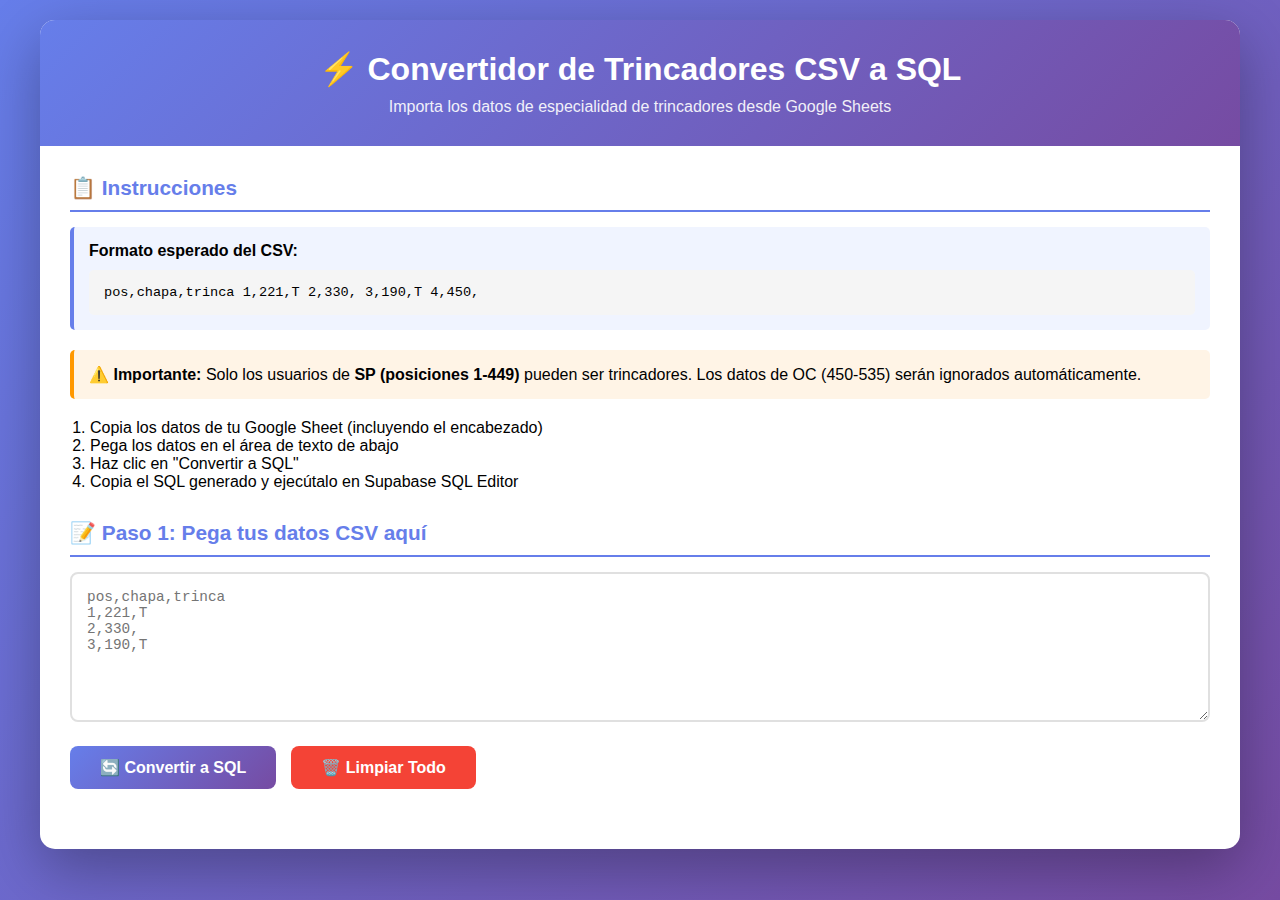
<file: convertir-trincadores-csv-a-sql.html>
<!DOCTYPE html>
<html lang="es">
<head>
    <meta charset="UTF-8">
    <meta name="viewport" content="width=device-width, initial-scale=1.0">
    <title>Convertir Trincadores CSV a SQL - Portal Estiba</title>
    <style>
        * {
            margin: 0;
            padding: 0;
            box-sizing: border-box;
        }

        body {
            font-family: 'Segoe UI', Tahoma, Geneva, Verdana, sans-serif;
            background: linear-gradient(135deg, #667eea 0%, #764ba2 100%);
            min-height: 100vh;
            padding: 20px;
        }

        .container {
            max-width: 1200px;
            margin: 0 auto;
            background: white;
            border-radius: 15px;
            box-shadow: 0 20px 60px rgba(0, 0, 0, 0.3);
            overflow: hidden;
        }

        .header {
            background: linear-gradient(135deg, #667eea 0%, #764ba2 100%);
            color: white;
            padding: 30px;
            text-align: center;
        }

        .header h1 {
            font-size: 2rem;
            margin-bottom: 10px;
        }

        .header p {
            opacity: 0.9;
            font-size: 1rem;
        }

        .content {
            padding: 30px;
        }

        .section {
            margin-bottom: 30px;
        }

        .section h2 {
            color: #667eea;
            margin-bottom: 15px;
            font-size: 1.3rem;
            border-bottom: 2px solid #667eea;
            padding-bottom: 10px;
        }

        .info-box {
            background: #f0f4ff;
            border-left: 4px solid #667eea;
            padding: 15px;
            margin-bottom: 20px;
            border-radius: 5px;
        }

        .info-box.warning {
            background: #fff4e6;
            border-left-color: #ff9800;
        }

        .info-box.success {
            background: #e8f5e9;
            border-left-color: #4caf50;
        }

        .info-box code {
            background: rgba(0, 0, 0, 0.05);
            padding: 2px 6px;
            border-radius: 3px;
            font-family: 'Courier New', monospace;
        }

        textarea {
            width: 100%;
            min-height: 150px;
            padding: 15px;
            border: 2px solid #e0e0e0;
            border-radius: 8px;
            font-family: 'Courier New', monospace;
            font-size: 0.9rem;
            resize: vertical;
            transition: border-color 0.3s;
        }

        textarea:focus {
            outline: none;
            border-color: #667eea;
        }

        #sqlOutput {
            min-height: 300px;
            background: #1e1e1e;
            color: #d4d4d4;
        }

        .button-group {
            display: flex;
            gap: 15px;
            flex-wrap: wrap;
            margin-top: 20px;
        }

        button {
            padding: 12px 30px;
            border: none;
            border-radius: 8px;
            font-size: 1rem;
            font-weight: 600;
            cursor: pointer;
            transition: all 0.3s;
            display: flex;
            align-items: center;
            gap: 8px;
        }

        .btn-primary {
            background: linear-gradient(135deg, #667eea 0%, #764ba2 100%);
            color: white;
        }

        .btn-primary:hover {
            transform: translateY(-2px);
            box-shadow: 0 5px 15px rgba(102, 126, 234, 0.4);
        }

        .btn-secondary {
            background: #4caf50;
            color: white;
        }

        .btn-secondary:hover {
            background: #45a049;
            transform: translateY(-2px);
        }

        .btn-danger {
            background: #f44336;
            color: white;
        }

        .btn-danger:hover {
            background: #da190b;
        }

        .stats {
            display: grid;
            grid-template-columns: repeat(auto-fit, minmax(150px, 1fr));
            gap: 15px;
            margin-top: 20px;
        }

        .stat-card {
            background: linear-gradient(135deg, #667eea 0%, #764ba2 100%);
            color: white;
            padding: 20px;
            border-radius: 10px;
            text-align: center;
        }

        .stat-card .number {
            font-size: 2rem;
            font-weight: bold;
            margin-bottom: 5px;
        }

        .stat-card .label {
            font-size: 0.9rem;
            opacity: 0.9;
        }

        .example {
            background: #f5f5f5;
            padding: 15px;
            border-radius: 5px;
            margin-top: 10px;
            font-family: 'Courier New', monospace;
            font-size: 0.85rem;
            overflow-x: auto;
        }

        .toast {
            position: fixed;
            bottom: 30px;
            right: 30px;
            background: #4caf50;
            color: white;
            padding: 15px 25px;
            border-radius: 8px;
            box-shadow: 0 5px 15px rgba(0, 0, 0, 0.3);
            display: none;
            animation: slideIn 0.3s ease;
        }

        @keyframes slideIn {
            from {
                transform: translateX(400px);
                opacity: 0;
            }
            to {
                transform: translateX(0);
                opacity: 1;
            }
        }

        .toast.show {
            display: block;
        }
    </style>
</head>
<body>
    <div class="container">
        <div class="header">
            <h1>⚡ Convertidor de Trincadores CSV a SQL</h1>
            <p>Importa los datos de especialidad de trincadores desde Google Sheets</p>
        </div>

        <div class="content">
            <!-- Instrucciones -->
            <div class="section">
                <h2>📋 Instrucciones</h2>
                <div class="info-box">
                    <strong>Formato esperado del CSV:</strong>
                    <div class="example">pos,chapa,trinca
1,221,T
2,330,
3,190,T
4,450,</div>
                </div>
                <div class="info-box warning">
                    <strong>⚠️ Importante:</strong> Solo los usuarios de <strong>SP (posiciones 1-449)</strong> pueden ser trincadores. Los datos de OC (450-535) serán ignorados automáticamente.
                </div>
                <ol style="margin-left: 20px; margin-top: 15px;">
                    <li>Copia los datos de tu Google Sheet (incluyendo el encabezado)</li>
                    <li>Pega los datos en el área de texto de abajo</li>
                    <li>Haz clic en "Convertir a SQL"</li>
                    <li>Copia el SQL generado y ejecútalo en Supabase SQL Editor</li>
                </ol>
            </div>

            <!-- Input CSV -->
            <div class="section">
                <h2>📝 Paso 1: Pega tus datos CSV aquí</h2>
                <textarea id="csvInput" placeholder="pos,chapa,trinca
1,221,T
2,330,
3,190,T"></textarea>
                <div class="button-group">
                    <button class="btn-primary" onclick="convertToSQL()">
                        🔄 Convertir a SQL
                    </button>
                    <button class="btn-danger" onclick="clearAll()">
                        🗑️ Limpiar Todo
                    </button>
                </div>
            </div>

            <!-- Estadísticas -->
            <div class="section" id="statsSection" style="display: none;">
                <h2>📊 Estadísticas</h2>
                <div class="stats">
                    <div class="stat-card">
                        <div class="number" id="totalRows">0</div>
                        <div class="label">Total Filas</div>
                    </div>
                    <div class="stat-card">
                        <div class="number" id="totalTrincadores">0</div>
                        <div class="label">Trincadores (SP)</div>
                    </div>
                    <div class="stat-card">
                        <div class="number" id="totalIgnorados">0</div>
                        <div class="label">Ignorados (OC)</div>
                    </div>
                </div>
            </div>

            <!-- Output SQL -->
            <div class="section" id="sqlSection" style="display: none;">
                <h2>✅ Paso 2: SQL Generado</h2>
                <div class="info-box success">
                    <strong>✓ SQL generado correctamente!</strong> Copia el código de abajo y ejecútalo en el <strong>Supabase SQL Editor</strong>.
                </div>
                <textarea id="sqlOutput" readonly></textarea>
                <div class="button-group">
                    <button class="btn-secondary" onclick="copyToClipboard()">
                        📋 Copiar SQL
                    </button>
                    <button class="btn-primary" onclick="downloadSQL()">
                        💾 Descargar SQL
                    </button>
                </div>
            </div>
        </div>
    </div>

    <div class="toast" id="toast">¡SQL copiado al portapapeles!</div>

    <script>
        const LIMITE_SP = 449; // Posiciones 1-449 son SP
        const INICIO_OC = 450; // Posiciones 450-535 son OC

        function convertToSQL() {
            const csvInput = document.getElementById('csvInput').value.trim();

            if (!csvInput) {
                alert('Por favor, pega los datos CSV primero.');
                return;
            }

            // Parsear CSV
            const lines = csvInput.split('\n');
            const headers = lines[0].toLowerCase().split(',').map(h => h.trim());

            // Validar headers
            if (!headers.includes('pos') || !headers.includes('chapa') || !headers.includes('trinca')) {
                alert('El CSV debe tener las columnas: pos, chapa, trinca');
                return;
            }

            const posIndex = headers.indexOf('pos');
            const chapaIndex = headers.indexOf('chapa');
            const trincaIndex = headers.indexOf('trinca');

            let chapasTrincadores = [];
            let totalRows = 0;
            let totalIgnorados = 0;

            // Procesar datos
            for (let i = 1; i < lines.length; i++) {
                const line = lines[i].trim();
                if (!line) continue;

                const values = line.split(',');
                totalRows++;

                const pos = parseInt(values[posIndex]?.trim());
                const chapa = values[chapaIndex]?.trim();
                const trinca = values[trincaIndex]?.trim().toUpperCase();

                // Validar que sea SP (1-449) y tenga especialidad T
                if (pos >= 1 && pos <= LIMITE_SP && trinca === 'T' && chapa) {
                    chapasTrincadores.push(chapa);
                } else if (pos >= INICIO_OC && trinca === 'T') {
                    totalIgnorados++;
                }
            }

            // Generar SQL
            let sql = `-- =====================================================
-- ACTUALIZAR TRINCADORES EN TABLA CENSO
-- =====================================================
-- Generado automáticamente desde CSV
-- Fecha: ${new Date().toLocaleString('es-ES')}
-- Total de trincadores (SP): ${chapasTrincadores.length}
-- Total ignorados (OC): ${totalIgnorados}
-- =====================================================

-- PASO 1: Resetear todos los trincadores a FALSE
UPDATE censo
SET trincador = FALSE;

-- PASO 2: Marcar las chapas que SÍ son trincadores (solo SP)
`;

            if (chapasTrincadores.length > 0) {
                // Dividir en bloques de 100 chapas para evitar consultas muy largas
                const chunkSize = 100;
                for (let i = 0; i < chapasTrincadores.length; i += chunkSize) {
                    const chunk = chapasTrincadores.slice(i, i + chunkSize);
                    const chapasList = chunk.map(c => `'${c}'`).join(', ');

                    sql += `\n-- Bloque ${Math.floor(i / chunkSize) + 1} (chapas ${i + 1}-${Math.min(i + chunkSize, chapasTrincadores.length)})
UPDATE censo
SET trincador = TRUE
WHERE chapa IN (${chapasList})
  AND posicion BETWEEN 1 AND ${LIMITE_SP};  -- Solo SP

`;
                }

                sql += `
-- =====================================================
-- VERIFICACIÓN
-- =====================================================

-- Ver total de trincadores actualizados
SELECT COUNT(*) as total_trincadores
FROM censo
WHERE trincador = TRUE;

-- Ver listado de trincadores
SELECT chapa, posicion, trincador
FROM censo
WHERE trincador = TRUE
ORDER BY posicion;

-- Ver resumen por fecha
SELECT fecha, COUNT(*) as trincadores
FROM censo
WHERE trincador = TRUE
GROUP BY fecha
ORDER BY fecha DESC;
`;
            } else {
                sql += `\n-- ⚠️ No se encontraron trincadores en SP (posiciones 1-449)
-- Verifica que el CSV tenga datos correctos.
`;
            }

            // Mostrar resultados
            document.getElementById('sqlOutput').value = sql;
            document.getElementById('sqlSection').style.display = 'block';
            document.getElementById('statsSection').style.display = 'block';

            // Actualizar estadísticas
            document.getElementById('totalRows').textContent = totalRows;
            document.getElementById('totalTrincadores').textContent = chapasTrincadores.length;
            document.getElementById('totalIgnorados').textContent = totalIgnorados;

            // Scroll al resultado
            document.getElementById('sqlSection').scrollIntoView({ behavior: 'smooth' });
        }

        function copyToClipboard() {
            const sqlOutput = document.getElementById('sqlOutput');
            sqlOutput.select();
            document.execCommand('copy');

            showToast('¡SQL copiado al portapapeles!');
        }

        function downloadSQL() {
            const sql = document.getElementById('sqlOutput').value;
            const blob = new Blob([sql], { type: 'text/plain' });
            const url = window.URL.createObjectURL(blob);
            const a = document.createElement('a');
            a.href = url;
            a.download = `actualizar_trincadores_${new Date().toISOString().split('T')[0]}.sql`;
            document.body.appendChild(a);
            a.click();
            document.body.removeChild(a);
            window.URL.revokeObjectURL(url);

            showToast('¡SQL descargado!');
        }

        function clearAll() {
            if (confirm('¿Estás seguro de que quieres limpiar todos los datos?')) {
                document.getElementById('csvInput').value = '';
                document.getElementById('sqlOutput').value = '';
                document.getElementById('sqlSection').style.display = 'none';
                document.getElementById('statsSection').style.display = 'none';
            }
        }

        function showToast(message) {
            const toast = document.getElementById('toast');
            toast.textContent = message;
            toast.classList.add('show');
            setTimeout(() => {
                toast.classList.remove('show');
            }, 3000);
        }

        // Permitir Ctrl+Enter para convertir
        document.getElementById('csvInput').addEventListener('keydown', function(e) {
            if (e.ctrlKey && e.key === 'Enter') {
                convertToSQL();
            }
        });
    </script>
</body>
</html>
</file>
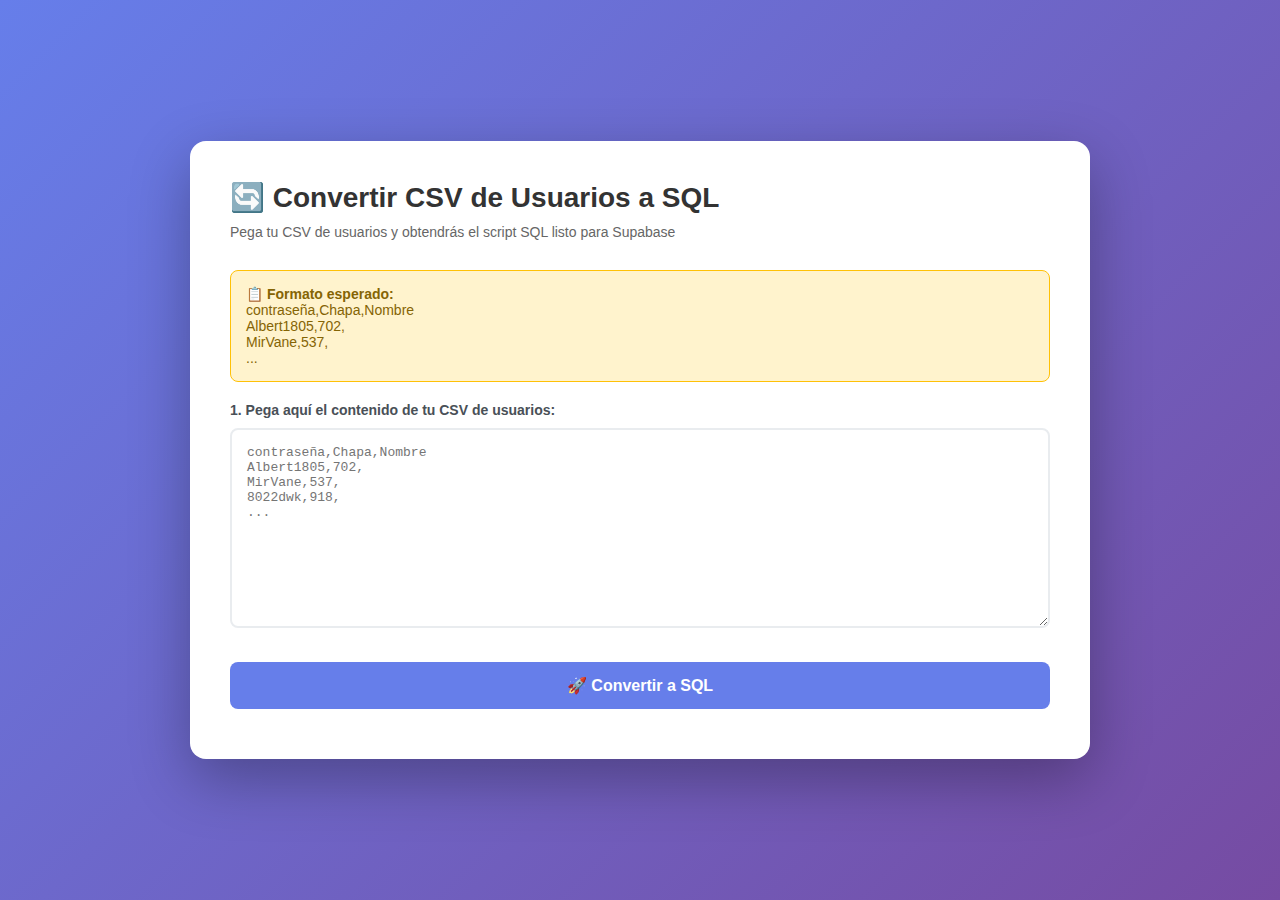
<file: convertir-usuarios-csv-a-sql.html>
<!DOCTYPE html>
<html lang="es">
<head>
  <meta charset="UTF-8">
  <meta name="viewport" content="width=device-width, initial-scale=1.0">
  <title>Convertir CSV Usuarios a SQL</title>
  <style>
    * {
      margin: 0;
      padding: 0;
      box-sizing: border-box;
    }

    body {
      font-family: -apple-system, BlinkMacSystemFont, 'Segoe UI', Roboto, sans-serif;
      background: linear-gradient(135deg, #667eea 0%, #764ba2 100%);
      min-height: 100vh;
      padding: 20px;
      display: flex;
      justify-content: center;
      align-items: center;
    }

    .container {
      background: white;
      border-radius: 16px;
      box-shadow: 0 20px 60px rgba(0, 0, 0, 0.3);
      max-width: 900px;
      width: 100%;
      padding: 40px;
    }

    h1 {
      color: #333;
      margin-bottom: 10px;
      font-size: 28px;
    }

    .subtitle {
      color: #666;
      margin-bottom: 30px;
      font-size: 14px;
    }

    .section {
      margin-bottom: 30px;
    }

    label {
      display: block;
      color: #495057;
      font-size: 14px;
      font-weight: 600;
      margin-bottom: 10px;
    }

    textarea {
      width: 100%;
      min-height: 200px;
      padding: 15px;
      border: 2px solid #e9ecef;
      border-radius: 8px;
      font-family: 'Courier New', monospace;
      font-size: 13px;
      resize: vertical;
    }

    textarea:focus {
      outline: none;
      border-color: #667eea;
      box-shadow: 0 0 0 3px rgba(102, 126, 234, 0.1);
    }

    .btn {
      background: #667eea;
      color: white;
      border: none;
      padding: 14px 30px;
      border-radius: 8px;
      font-size: 16px;
      font-weight: 600;
      cursor: pointer;
      width: 100%;
      transition: all 0.3s;
      margin-bottom: 10px;
    }

    .btn:hover {
      background: #5a67d8;
      transform: translateY(-2px);
      box-shadow: 0 5px 15px rgba(102, 126, 234, 0.4);
    }

    .btn-secondary {
      background: #48bb78;
    }

    .btn-secondary:hover {
      background: #38a169;
    }

    .result {
      background: #f8f9fa;
      border: 2px solid #e9ecef;
      border-radius: 8px;
      padding: 20px;
      margin-top: 20px;
      display: none;
    }

    .result.visible {
      display: block;
    }

    .result textarea {
      background: #1a202c;
      color: #e2e8f0;
      border: none;
      min-height: 300px;
    }

    .stats {
      background: #e6f7ff;
      border: 2px solid #91d5ff;
      border-radius: 8px;
      padding: 15px;
      margin-bottom: 20px;
      display: none;
    }

    .stats.visible {
      display: block;
    }

    .stats strong {
      color: #0050b3;
    }

    .alert {
      background: #fff3cd;
      border: 1px solid #ffc107;
      color: #856404;
      padding: 15px;
      border-radius: 8px;
      margin-bottom: 20px;
      font-size: 14px;
    }
  </style>
</head>
<body>

<div class="container">
  <h1>🔄 Convertir CSV de Usuarios a SQL</h1>
  <p class="subtitle">Pega tu CSV de usuarios y obtendrás el script SQL listo para Supabase</p>

  <div class="alert">
    <strong>📋 Formato esperado:</strong><br>
    contraseña,Chapa,Nombre<br>
    Albert1805,702,<br>
    MirVane,537,<br>
    ...
  </div>

  <div class="section">
    <label>1. Pega aquí el contenido de tu CSV de usuarios:</label>
    <textarea id="csvInput" placeholder="contraseña,Chapa,Nombre
Albert1805,702,
MirVane,537,
8022dwk,918,
..."></textarea>
  </div>

  <button class="btn" onclick="convertir()">🚀 Convertir a SQL</button>

  <div class="stats" id="stats"></div>

  <div class="result" id="resultSection">
    <label>2. Script SQL generado (cópialo y pégalo en Supabase SQL Editor):</label>
    <textarea id="sqlOutput" readonly></textarea>
    <button class="btn btn-secondary" onclick="copiarSQL()">📋 Copiar SQL</button>
  </div>
</div>

<script>
function convertir() {
  const csv = document.getElementById('csvInput').value.trim();

  if (!csv) {
    alert('Por favor, pega el contenido del CSV');
    return;
  }

  try {
    const lines = csv.split('\n');

    // Saltar la primera línea (cabecera)
    const dataLines = lines.slice(1).filter(line => line.trim() !== '');

    if (dataLines.length === 0) {
      alert('No se encontraron datos en el CSV');
      return;
    }

    // Generar SQL
    let sql = `-- ============================================================================
-- IMPORTACIÓN DE USUARIOS DESDE GOOGLE SHEETS
-- ============================================================================
-- Total de usuarios: ${dataLines.length}
-- Ejecutar en: Supabase SQL Editor
-- ============================================================================

-- Limpiar tabla usuarios (opcional - comenta esta línea si quieres mantener usuarios existentes)
-- TRUNCATE TABLE usuarios CASCADE;

-- Insertar usuarios
INSERT INTO usuarios (password_hash, chapa, nombre, activo) VALUES\n`;

    const values = [];

    dataLines.forEach((line, index) => {
      // Parsear CSV (manejar comillas y comas)
      const parts = line.split(',').map(p => p.trim().replace(/^"|"$/g, ''));

      const password = parts[0] || '';
      const chapa = parts[1] || '';
      const nombre = parts[2] || '';

      if (!chapa || !password) {
        console.warn(`Línea ${index + 2} ignorada (falta chapa o contraseña):`, line);
        return;
      }

      // Escapar comillas simples en los valores
      const passwordEsc = password.replace(/'/g, "''");
      const nombreEsc = nombre.replace(/'/g, "''");

      values.push(`  ('${passwordEsc}', '${chapa}', ${nombre ? "'" + nombreEsc + "'" : 'NULL'}, true)`);
    });

    sql += values.join(',\n');
    sql += `\nON CONFLICT (chapa) DO UPDATE SET
  password_hash = EXCLUDED.password_hash,
  nombre = COALESCE(EXCLUDED.nombre, usuarios.nombre),
  activo = true;

-- Verificar resultado
SELECT COUNT(*) as total_usuarios FROM usuarios WHERE activo = true;

-- Ver los primeros 10 usuarios
SELECT chapa, nombre, activo, created_at
FROM usuarios
WHERE activo = true
ORDER BY chapa
LIMIT 10;`;

    // Mostrar resultado
    document.getElementById('sqlOutput').value = sql;
    document.getElementById('resultSection').classList.add('visible');

    // Mostrar estadísticas
    const statsHtml = `
      <strong>✅ Conversión exitosa</strong><br>
      📊 Usuarios encontrados: ${dataLines.length}<br>
      📊 Usuarios válidos: ${values.length}<br>
      ${dataLines.length !== values.length ? `⚠️ Líneas ignoradas: ${dataLines.length - values.length}` : ''}
    `;
    document.getElementById('stats').innerHTML = statsHtml;
    document.getElementById('stats').classList.add('visible');

  } catch (error) {
    alert('Error al convertir CSV: ' + error.message);
    console.error(error);
  }
}

function copiarSQL() {
  const sqlOutput = document.getElementById('sqlOutput');
  sqlOutput.select();
  document.execCommand('copy');

  // Cambiar texto del botón temporalmente
  const btn = event.target;
  const textoOriginal = btn.textContent;
  btn.textContent = '✅ Copiado!';
  btn.style.background = '#38a169';

  setTimeout(() => {
    btn.textContent = textoOriginal;
    btn.style.background = '#48bb78';
  }, 2000);
}
</script>

</body>
</html>
</file>
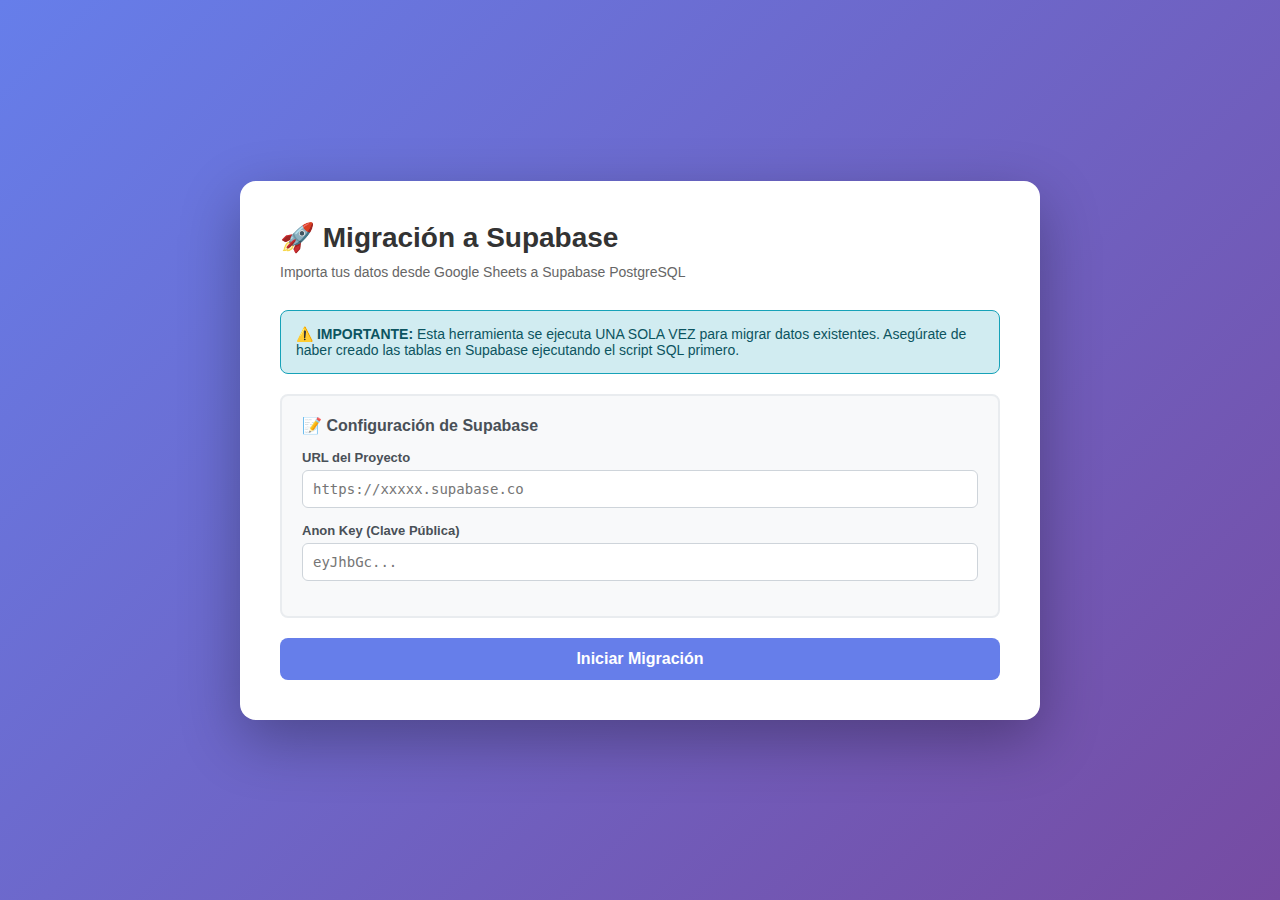
<file: migracion-sheets-to-supabase.html>
<!DOCTYPE html>
<html lang="es">
<head>
  <meta charset="UTF-8">
  <meta name="viewport" content="width=device-width, initial-scale=1.0">
  <title>Migración Google Sheets → Supabase</title>
  <style>
    * {
      margin: 0;
      padding: 0;
      box-sizing: border-box;
    }

    body {
      font-family: -apple-system, BlinkMacSystemFont, 'Segoe UI', Roboto, Oxygen, Ubuntu, sans-serif;
      background: linear-gradient(135deg, #667eea 0%, #764ba2 100%);
      min-height: 100vh;
      display: flex;
      justify-content: center;
      align-items: center;
      padding: 20px;
    }

    .container {
      background: white;
      border-radius: 16px;
      box-shadow: 0 20px 60px rgba(0, 0, 0, 0.3);
      max-width: 800px;
      width: 100%;
      padding: 40px;
    }

    h1 {
      color: #333;
      margin-bottom: 10px;
      font-size: 28px;
    }

    .subtitle {
      color: #666;
      margin-bottom: 30px;
      font-size: 14px;
    }

    .config-section {
      background: #f8f9fa;
      border: 2px solid #e9ecef;
      border-radius: 8px;
      padding: 20px;
      margin-bottom: 20px;
    }

    .config-section h3 {
      color: #495057;
      margin-bottom: 15px;
      font-size: 16px;
    }

    .input-group {
      margin-bottom: 15px;
    }

    .input-group label {
      display: block;
      color: #495057;
      font-size: 13px;
      font-weight: 600;
      margin-bottom: 5px;
    }

    .input-group input {
      width: 100%;
      padding: 10px;
      border: 1px solid #ced4da;
      border-radius: 6px;
      font-size: 14px;
      font-family: monospace;
    }

    .input-group input:focus {
      outline: none;
      border-color: #667eea;
      box-shadow: 0 0 0 3px rgba(102, 126, 234, 0.1);
    }

    .btn {
      background: #667eea;
      color: white;
      border: none;
      padding: 12px 30px;
      border-radius: 8px;
      font-size: 16px;
      font-weight: 600;
      cursor: pointer;
      width: 100%;
      transition: all 0.3s;
    }

    .btn:hover {
      background: #5a67d8;
      transform: translateY(-2px);
      box-shadow: 0 5px 15px rgba(102, 126, 234, 0.4);
    }

    .btn:disabled {
      background: #cbd5e0;
      cursor: not-allowed;
      transform: none;
    }

    .log {
      background: #1a202c;
      color: #e2e8f0;
      padding: 20px;
      border-radius: 8px;
      height: 400px;
      overflow-y: auto;
      font-family: 'Courier New', monospace;
      font-size: 13px;
      line-height: 1.6;
      margin-top: 20px;
      display: none;
    }

    .log.visible {
      display: block;
    }

    .log-success {
      color: #48bb78;
    }

    .log-error {
      color: #f56565;
    }

    .log-info {
      color: #4299e1;
    }

    .log-warning {
      color: #ed8936;
    }

    .progress {
      background: #e2e8f0;
      border-radius: 8px;
      height: 8px;
      overflow: hidden;
      margin-top: 20px;
      display: none;
    }

    .progress.visible {
      display: block;
    }

    .progress-bar {
      background: linear-gradient(90deg, #667eea 0%, #764ba2 100%);
      height: 100%;
      width: 0%;
      transition: width 0.3s;
    }

    .alert {
      background: #fff3cd;
      border: 1px solid #ffc107;
      color: #856404;
      padding: 15px;
      border-radius: 8px;
      margin-bottom: 20px;
      font-size: 14px;
    }

    .alert-info {
      background: #d1ecf1;
      border-color: #17a2b8;
      color: #0c5460;
    }
  </style>
</head>
<body>

<div class="container">
  <h1>🚀 Migración a Supabase</h1>
  <p class="subtitle">Importa tus datos desde Google Sheets a Supabase PostgreSQL</p>

  <div class="alert alert-info">
    <strong>⚠️ IMPORTANTE:</strong> Esta herramienta se ejecuta UNA SOLA VEZ para migrar datos existentes. Asegúrate de haber creado las tablas en Supabase ejecutando el script SQL primero.
  </div>

  <div class="config-section">
    <h3>📝 Configuración de Supabase</h3>

    <div class="input-group">
      <label>URL del Proyecto</label>
      <input type="text" id="supabaseUrl" placeholder="https://xxxxx.supabase.co">
    </div>

    <div class="input-group">
      <label>Anon Key (Clave Pública)</label>
      <input type="text" id="supabaseKey" placeholder="eyJhbGc...">
    </div>
  </div>

  <button class="btn" id="startBtn" onclick="iniciarMigracion()">
    Iniciar Migración
  </button>

  <div class="progress" id="progress">
    <div class="progress-bar" id="progressBar"></div>
  </div>

  <div class="log" id="log"></div>
</div>

<!-- Librerías -->
<script src="https://cdn.jsdelivr.net/npm/@supabase/supabase-js@2"></script>

<script>
// ============================================================================
// CONFIGURACIÓN
// ============================================================================

// URLs de Google Sheets (las mismas que sheets.js)
const SHEETS_URLS = {
  CENSO: 'https://docs.google.com/spreadsheets/d/e/2PACX-1vTcJ5Irxl93zwDqehuLW7-MsuVtphRDtmF8Rwp-yueqcAYRfgrTtEdKDwX8WKkJj1m0rVJc8AncGN_A/pub?gid=1216182924&single=true&output=csv',
  JORNALES: 'https://docs.google.com/spreadsheets/d/1j-IaOHXoLEP4bK2hjdn2uAYy8a2chqiQSOw4Nfxoyxc/export?format=csv&gid=1604874350',
  CONTRATACION: 'https://docs.google.com/spreadsheets/d/1j-IaOHXoLEP4bK2hjdn2uAYy8a2chqiQSOw4Nfxoyxc/export?format=csv&gid=1304645770',
  USUARIOS: 'https://docs.google.com/spreadsheets/d/1j-IaOHXoLEP4bK2hjdn2uAYy8a2chqiQSOw4Nfxoyxc/export?format=csv&gid=0', // Ajustar GID
  CONFIG_USUARIO: 'https://docs.google.com/spreadsheets/d/1j-IaOHXoLEP4bK2hjdn2uAYy8a2chqiQSOw4Nfxoyxc/export?format=csv&gid=988244680',
  PRIMAS: 'https://docs.google.com/spreadsheets/d/1j-IaOHXoLEP4bK2hjdn2uAYy8a2chqiQSOw4Nfxoyxc/export?format=csv&gid=1977235036'
};

let supabase = null;
let totalSteps = 0;
let completedSteps = 0;

// ============================================================================
// UTILIDADES DE LOG
// ============================================================================

function log(message, type = 'info') {
  const logEl = document.getElementById('log');
  logEl.classList.add('visible');

  const timestamp = new Date().toLocaleTimeString();
  const className = `log-${type}`;

  const line = document.createElement('div');
  line.className = className;
  line.textContent = `[${timestamp}] ${message}`;

  logEl.appendChild(line);
  logEl.scrollTop = logEl.scrollHeight;
}

function updateProgress() {
  completedSteps++;
  const percentage = (completedSteps / totalSteps) * 100;

  const progressEl = document.getElementById('progress');
  const progressBar = document.getElementById('progressBar');

  progressEl.classList.add('visible');
  progressBar.style.width = percentage + '%';
}

// ============================================================================
// UTILIDADES
// ============================================================================

/**
 * Convierte fecha de DD/MM/YYYY a YYYY-MM-DD
 */
function convertirFecha(fechaStr) {
  if (!fechaStr || fechaStr.trim() === '') return null;

  // Si ya está en formato YYYY-MM-DD
  if (/^\d{4}-\d{2}-\d{2}$/.test(fechaStr)) {
    return fechaStr;
  }

  // Si está en formato DD/MM/YYYY
  if (/^\d{1,2}\/\d{1,2}\/\d{4}$/.test(fechaStr)) {
    const [dia, mes, anio] = fechaStr.split('/');
    return `${anio}-${mes.padStart(2, '0')}-${dia.padStart(2, '0')}`;
  }

  // Si está en formato D/M/YYYY o DD/M/YYYY
  const match = fechaStr.match(/^(\d{1,2})\/(\d{1,2})\/(\d{4})$/);
  if (match) {
    const [, dia, mes, anio] = match;
    return `${anio}-${mes.padStart(2, '0')}-${dia.padStart(2, '0')}`;
  }

  // Intentar parsear como fecha y formatear
  const fecha = new Date(fechaStr);
  if (!isNaN(fecha.getTime())) {
    const anio = fecha.getFullYear();
    const mes = String(fecha.getMonth() + 1).padStart(2, '0');
    const dia = String(fecha.getDate()).padStart(2, '0');
    return `${anio}-${mes}-${dia}`;
  }

  return null;
}

/**
 * Valida que una fecha sea válida
 */
function esFechaValida(fechaStr) {
  if (!fechaStr) return false;
  const fecha = new Date(fechaStr);
  return !isNaN(fecha.getTime());
}

// ============================================================================
// PARSEO DE CSV
// ============================================================================

function parseCSV(csv) {
  if (!csv || csv.trim() === '') return [];

  const lines = csv.split('\n').filter(line => line.trim() !== '');
  if (lines.length === 0) return [];

  const headers = lines[0].split(',').map(h => h.trim().replace(/"/g, ''));
  const data = [];

  for (let i = 1; i < lines.length; i++) {
    const values = parseCSVLine(lines[i]);
    if (values.length === 0) continue;

    const row = {};
    headers.forEach((header, index) => {
      row[header] = values[index] || '';
    });
    data.push(row);
  }

  return data;
}

function parseCSVLine(line) {
  const result = [];
  let current = '';
  let inQuotes = false;

  for (let i = 0; i < line.length; i++) {
    const char = line[i];
    const nextChar = line[i + 1];

    if (char === '"') {
      if (inQuotes && nextChar === '"') {
        current += '"';
        i++;
      } else {
        inQuotes = !inQuotes;
      }
    } else if (char === ',' && !inQuotes) {
      result.push(current.trim());
      current = '';
    } else {
      current += char;
    }
  }

  result.push(current.trim());
  return result;
}

// ============================================================================
// MIGRACIÓN DE DATOS
// ============================================================================

async function fetchSheetData(url) {
  const response = await fetch(url);
  if (!response.ok) throw new Error(`HTTP ${response.status}`);
  const csv = await response.text();
  return parseCSV(csv);
}

async function migrarCenso() {
  log('📊 Migrando Censo...', 'info');

  try {
    const data = await fetchSheetData(SHEETS_URLS.CENSO);
    log(`  → ${data.length} registros encontrados`, 'info');

    // Transformar datos al formato de Supabase
    const records = data.map(row => {
      const fechaOriginal = row.fecha || row.Fecha;
      const fechaConvertida = convertirFecha(fechaOriginal) || new Date().toISOString().split('T')[0];

      return {
        fecha: fechaConvertida,
        posicion: parseInt(row.posicion || row.Posicion) || 0,
        chapa: row.chapa || row.Chapa || '',
        color: row.color || row.Color || 'green',
        estado: row.estado || row.Estado || ''
      };
    }).filter(r => r.fecha && esFechaValida(r.fecha));

    log(`  → ${records.length} registros válidos`, 'info');

    // Insertar en Supabase (en lotes de 100)
    const batchSize = 100;
    for (let i = 0; i < records.length; i += batchSize) {
      const batch = records.slice(i, i + batchSize);
      const { error } = await supabase.from('censo').upsert(batch, { onConflict: 'fecha,posicion', ignoreDuplicates: true });

      if (error) {
        log(`  ⚠️ Error en lote ${i / batchSize + 1}: ${error.message}`, 'warning');
      }
    }

    log(`  ✅ Censo migrado correctamente`, 'success');
    updateProgress();

  } catch (error) {
    log(`  ❌ Error: ${error.message}`, 'error');
    updateProgress();
  }
}

async function migrarJornales() {
  log('💼 Migrando Jornales...', 'info');

  try {
    const data = await fetchSheetData(SHEETS_URLS.JORNALES);
    log(`  → ${data.length} jornales encontrados`, 'info');

    const records = data.map(row => {
      const fechaOriginal = row.fecha || row.Fecha;
      const fechaConvertida = convertirFecha(fechaOriginal);

      return {
        fecha: fechaConvertida,
        chapa: row.chapa || row.Chapa,
        puesto: row.puesto || row.Puesto,
        jornada: row.jornada || row.Jornada,
        empresa: row.empresa || row.Empresa,
        buque: row.buque || row.Buque,
        parte: row.parte || row.Parte,
        turno: row.turno || row.Turno || null,
        origen: 'importacion'
      };
    }).filter(r => r.fecha && esFechaValida(r.fecha) && r.chapa); // Filtrar registros válidos

    log(`  → ${records.length} registros válidos para insertar`, 'info');

    // Insertar en lotes
    const batchSize = 100;
    for (let i = 0; i < records.length; i += batchSize) {
      const batch = records.slice(i, i + batchSize);
      const { error } = await supabase.from('jornales').insert(batch);

      if (error) {
        log(`  ⚠️ Error en lote ${i / batchSize + 1}: ${error.message}`, 'warning');
      } else {
        log(`  → Insertados ${Math.min(i + batchSize, records.length)}/${records.length}`, 'info');
      }
    }

    log(`  ✅ Jornales migrados correctamente`, 'success');
    updateProgress();

  } catch (error) {
    log(`  ❌ Error: ${error.message}`, 'error');
    updateProgress();
  }
}

async function migrarContrataciones() {
  log('📋 Migrando Contrataciones...', 'info');

  try {
    const data = await fetchSheetData(SHEETS_URLS.CONTRATACION);
    log(`  → ${data.length} registros encontrados`, 'info');

    // Nota: Esta tabla puede tener estructura variada, se intenta mapear lo mejor posible
    const records = [];

    data.forEach((row, index) => {
      // Intentar extraer chapa de cualquier columna
      let chapa = null;
      for (const key in row) {
        const value = row[key];
        // Si parece un número de chapa (1-4 dígitos)
        if (value && /^\d{1,4}$/.test(value.toString().trim())) {
          chapa = value.toString().trim();
          break;
        }
      }

      if (chapa) {
        const fechaOriginal = row.fecha || row.Fecha;
        const fechaConvertida = convertirFecha(fechaOriginal) || new Date().toISOString().split('T')[0];

        records.push({
          fecha: fechaConvertida,
          turno: row.turno || row.Turno || 'mañana',
          slot: parseInt(row.slot || row.Slot) || index + 1,
          chapa: chapa,
          puesto: row.puesto || row.Puesto || '',
          empresa: row.empresa || row.Empresa || '',
          estado: row.estado || row.Estado || 'confirmado'
        });
      }
    });

    log(`  → ${records.length} registros válidos`, 'info');

    if (records.length > 0) {
      const batchSize = 100;
      for (let i = 0; i < records.length; i += batchSize) {
        const batch = records.slice(i, i + batchSize);
        const { error } = await supabase.from('contrataciones').upsert(batch, {
          onConflict: 'fecha,turno,slot',
          ignoreDuplicates: true
        });

        if (error) {
          log(`  ⚠️ Error: ${error.message}`, 'warning');
        }
      }
    }

    log(`  ✅ Contrataciones migradas`, 'success');
    updateProgress();

  } catch (error) {
    log(`  ❌ Error: ${error.message}`, 'error');
    updateProgress();
  }
}

async function migrarUsuarios() {
  log('👤 Migrando Usuarios...', 'info');

  try {
    const data = await fetchSheetData(SHEETS_URLS.USUARIOS);
    log(`  → ${data.length} usuarios encontrados`, 'info');

    const records = data.map(row => ({
      chapa: row.chapa || row.Chapa,
      nombre: row.nombre || row.Nombre,
      email: row.email || row.Email,
      password_hash: row.password || row.contraseña || row.Password, // TEMPORAL
      posicion: row.posicion || row.Posicion,
      activo: true
    })).filter(r => r.chapa);

    log(`  → ${records.length} usuarios válidos`, 'info');

    const { error } = await supabase.from('usuarios').upsert(records, { onConflict: 'chapa' });

    if (error) {
      log(`  ❌ Error: ${error.message}`, 'error');
    } else {
      log(`  ✅ Usuarios migrados`, 'success');
    }

    updateProgress();

  } catch (error) {
    log(`  ❌ Error: ${error.message}`, 'error');
    updateProgress();
  }
}

async function migrarConfiguracion() {
  log('⚙️ Migrando Configuración de Usuarios...', 'info');

  try {
    const data = await fetchSheetData(SHEETS_URLS.CONFIG_USUARIO);
    log(`  → ${data.length} configuraciones encontradas`, 'info');

    // Agrupar por chapa para eliminar duplicados
    const configMap = new Map();

    data.forEach(row => {
      const chapa = row.chapa || row.Chapa;
      if (chapa) {
        const irpf = parseFloat(row.irpf || row.IRPF || 2.00);
        // Solo guardar si no existe o si tiene un IRPF válido
        if (!configMap.has(chapa) || irpf !== 2.00) {
          configMap.set(chapa, { chapa, irpf });
        }
      }
    });

    const records = Array.from(configMap.values());
    log(`  → ${records.length} configuraciones únicas`, 'info');

    const { error } = await supabase.from('configuracion_usuario').upsert(records, {
      onConflict: 'chapa',
      ignoreDuplicates: false
    });

    if (error) {
      log(`  ❌ Error: ${error.message}`, 'error');
    } else {
      log(`  ✅ Configuración migrada`, 'success');
    }

    updateProgress();

  } catch (error) {
    log(`  ❌ Error: ${error.message}`, 'error');
    updateProgress();
  }
}

async function migrarPrimas() {
  log('💰 Migrando Primas Personalizadas...', 'info');

  try {
    const data = await fetchSheetData(SHEETS_URLS.PRIMAS);
    log(`  → ${data.length} primas encontradas`, 'info');

    // Agrupar por chapa+fecha+concepto para eliminar duplicados
    const primasMap = new Map();

    data.forEach(row => {
      const chapa = row.chapa || row.Chapa;
      const fechaOriginal = row.fecha || row.Fecha;
      const fecha = convertirFecha(fechaOriginal);
      const concepto = (row.concepto || row.Concepto || 'prima').toLowerCase();

      if (chapa && fecha && esFechaValida(fecha)) {
        const key = `${chapa}-${fecha}-${concepto}`;
        const cantidad = parseFloat(row.cantidad || row.Cantidad || 0);

        // Guardar solo si no existe o si tiene mayor cantidad
        if (!primasMap.has(key) || primasMap.get(key).cantidad < cantidad) {
          primasMap.set(key, {
            chapa,
            fecha,
            concepto,
            cantidad,
            descripcion: row.descripcion || row.Descripcion || ''
          });
        }
      }
    });

    const records = Array.from(primasMap.values());
    log(`  → ${records.length} primas únicas válidas`, 'info');

    if (records.length > 0) {
      const batchSize = 100;
      for (let i = 0; i < records.length; i += batchSize) {
        const batch = records.slice(i, i + batchSize);
        const { error } = await supabase.from('primas_personalizadas').upsert(batch, {
          onConflict: 'chapa,fecha,concepto',
          ignoreDuplicates: false
        });

        if (error) {
          log(`  ⚠️ Error: ${error.message}`, 'warning');
        }
      }
    }

    log(`  ✅ Primas migradas`, 'success');
    updateProgress();

  } catch (error) {
    log(`  ❌ Error: ${error.message}`, 'error');
    updateProgress();
  }
}

// ============================================================================
// PROCESO PRINCIPAL
// ============================================================================

async function iniciarMigracion() {
  const url = document.getElementById('supabaseUrl').value.trim();
  const key = document.getElementById('supabaseKey').value.trim();

  if (!url || !key) {
    alert('Por favor, completa todos los campos de configuración');
    return;
  }

  // Inicializar Supabase
  supabase = window.supabase.createClient(url, key);

  // Deshabilitar botón
  document.getElementById('startBtn').disabled = true;
  document.getElementById('startBtn').textContent = 'Migrando...';

  // Limpiar log
  document.getElementById('log').innerHTML = '';

  log('🚀 Iniciando migración...', 'info');
  log('━━━━━━━━━━━━━━━━━━━━━━━━━━━━━━━━━━━━━━━━', 'info');

  // Definir pasos
  totalSteps = 6;
  completedSteps = 0;

  // Ejecutar migraciones
  await migrarUsuarios();
  await migrarConfiguracion();
  await migrarJornales();
  await migrarCenso();
  await migrarContrataciones();
  await migrarPrimas();

  log('━━━━━━━━━━━━━━━━━━━━━━━━━━━━━━━━━━━━━━━━', 'success');
  log('🎉 ¡Migración completada!', 'success');
  log('', 'info');
  log('Próximos pasos:', 'info');
  log('1. Verifica los datos en Supabase Dashboard', 'info');
  log('2. Actualiza index.html para usar supabase.js', 'info');
  log('3. Configura SUPABASE_CONFIG en supabase.js', 'info');

  document.getElementById('startBtn').textContent = 'Migración Completa ✓';
}

</script>

</body>
</html>
</file>
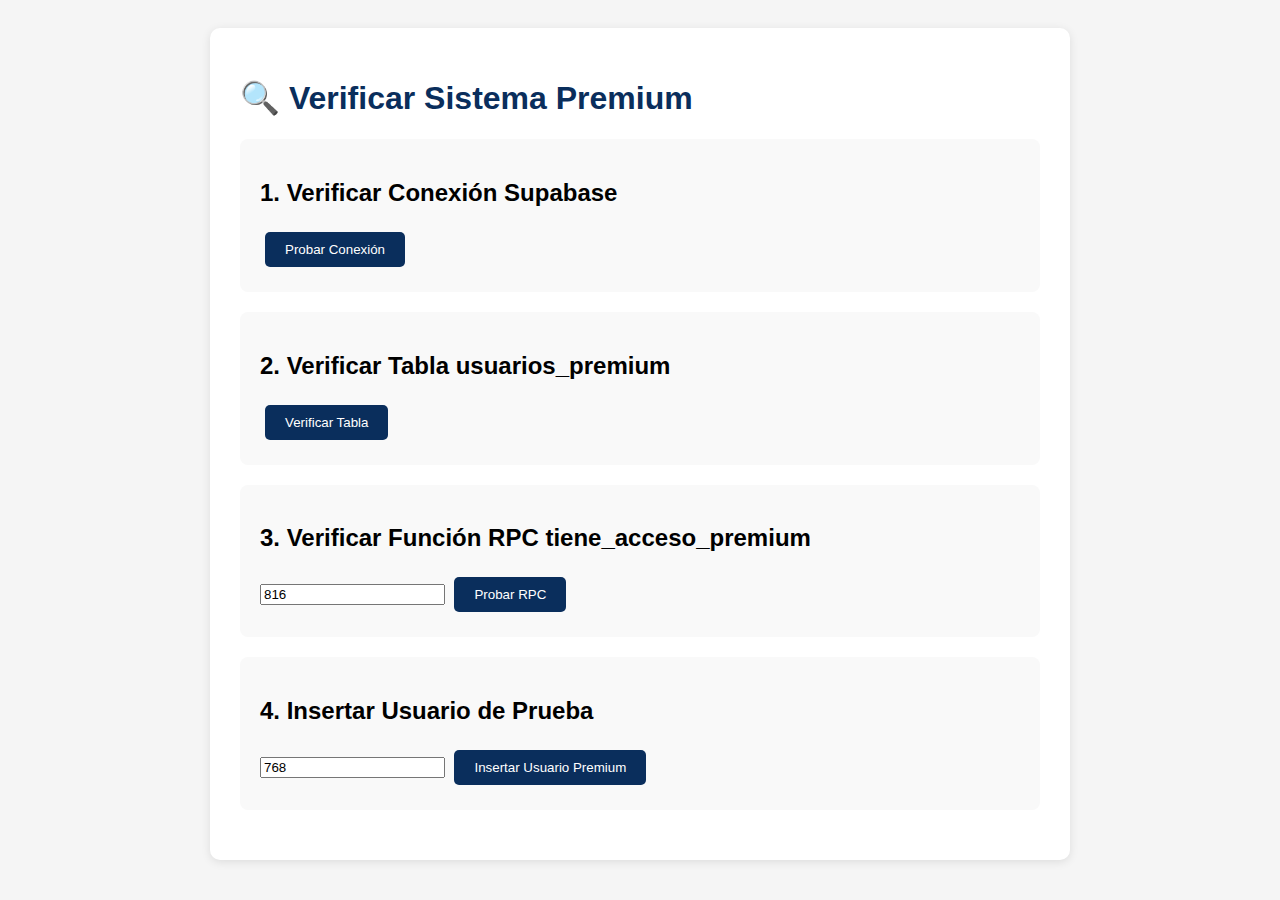
<file: VERIFICAR_PREMIUM.html>
<!DOCTYPE html>
<html lang="es">
<head>
  <meta charset="UTF-8">
  <title>Verificar Sistema Premium</title>
  <style>
    body { font-family: Arial, sans-serif; padding: 20px; background: #f5f5f5; }
    .container { max-width: 800px; margin: 0 auto; background: white; padding: 30px; border-radius: 10px; box-shadow: 0 2px 10px rgba(0,0,0,0.1); }
    h1 { color: #0a2e5c; }
    .test-section { margin: 20px 0; padding: 20px; background: #f9f9f9; border-radius: 8px; }
    button { padding: 10px 20px; background: #0a2e5c; color: white; border: none; border-radius: 5px; cursor: pointer; margin: 5px; }
    button:hover { background: #163d6f; }
    .result { margin-top: 10px; padding: 10px; background: white; border-left: 4px solid #0a2e5c; }
    .success { border-left-color: #10b981; }
    .error { border-left-color: #ef4444; }
    pre { background: #f3f4f6; padding: 10px; border-radius: 4px; overflow-x: auto; }
  </style>
</head>
<body>
  <div class="container">
    <h1>🔍 Verificar Sistema Premium</h1>

    <div class="test-section">
      <h2>1. Verificar Conexión Supabase</h2>
      <button onclick="testSupabase()">Probar Conexión</button>
      <div id="supabase-result"></div>
    </div>

    <div class="test-section">
      <h2>2. Verificar Tabla usuarios_premium</h2>
      <button onclick="testTable()">Verificar Tabla</button>
      <div id="table-result"></div>
    </div>

    <div class="test-section">
      <h2>3. Verificar Función RPC tiene_acceso_premium</h2>
      <input type="text" id="chapa-test" placeholder="Chapa (ej: 816)" value="816">
      <button onclick="testRPC()">Probar RPC</button>
      <div id="rpc-result"></div>
    </div>

    <div class="test-section">
      <h2>4. Insertar Usuario de Prueba</h2>
      <input type="text" id="chapa-insert" placeholder="Chapa" value="768">
      <button onclick="insertTestUser()">Insertar Usuario Premium</button>
      <div id="insert-result"></div>
    </div>
  </div>

  <script src="https://cdn.jsdelivr.net/npm/@supabase/supabase-js@2"></script>
  <script>
    const SUPABASE_URL = 'https://icszzxkdxatfytpmoviq.supabase.co';
    const SUPABASE_ANON_KEY = 'eyJhbGciOiJIUzI1NiIsInR5cCI6IkpXVCJ9.eyJpc3MiOiJzdXBhYmFzZSIsInJlZiI6Imljc3p6eGtkeGF0Znl0cG1vdmlxIiwicm9sZSI6ImFub24iLCJpYXQiOjE3NjI2Mzk2NjUsImV4cCI6MjA3ODIxNTY2NX0.xxx';

    const supabase = window.supabase.createClient(SUPABASE_URL, SUPABASE_ANON_KEY);

    async function testSupabase() {
      const result = document.getElementById('supabase-result');
      result.innerHTML = '<p>⏳ Probando conexión...</p>';

      try {
        const { data, error } = await supabase.from('usuarios').select('count').limit(1);

        if (error) throw error;

        result.innerHTML = `<div class="result success">
          <strong>✅ Conexión exitosa!</strong>
          <p>Supabase está conectado correctamente.</p>
        </div>`;
      } catch (error) {
        result.innerHTML = `<div class="result error">
          <strong>❌ Error de conexión</strong>
          <pre>${error.message}</pre>
        </div>`;
      }
    }

    async function testTable() {
      const result = document.getElementById('table-result');
      result.innerHTML = '<p>⏳ Verificando tabla...</p>';

      try {
        const { data, error } = await supabase.from('usuarios_premium').select('*');

        if (error) throw error;

        result.innerHTML = `<div class="result success">
          <strong>✅ Tabla existe!</strong>
          <p>Encontrados ${data.length} registros en usuarios_premium:</p>
          <pre>${JSON.stringify(data, null, 2)}</pre>
        </div>`;
      } catch (error) {
        result.innerHTML = `<div class="result error">
          <strong>❌ Error accediendo a tabla</strong>
          <p>Mensaje: ${error.message}</p>
          <p><strong>Solución:</strong> Necesitas ejecutar el SQL en Supabase Dashboard → SQL Editor</p>
          <p>Archivo: <code>sql/freemium_system.sql</code></p>
        </div>`;
      }
    }

    async function testRPC() {
      const result = document.getElementById('rpc-result');
      const chapa = document.getElementById('chapa-test').value;
      result.innerHTML = '<p>⏳ Probando función RPC...</p>';

      try {
        const { data, error } = await supabase.rpc('tiene_acceso_premium', {
          chapa_usuario: chapa
        });

        if (error) throw error;

        result.innerHTML = `<div class="result success">
          <strong>✅ Función RPC funciona!</strong>
          <p>Chapa <strong>${chapa}</strong> tiene acceso premium: <strong>${data ? 'SÍ' : 'NO'}</strong></p>
        </div>`;
      } catch (error) {
        result.innerHTML = `<div class="result error">
          <strong>❌ Error en función RPC</strong>
          <pre>${error.message}</pre>
          <p><strong>Solución:</strong> La función RPC no existe. Ejecuta el SQL completo.</p>
        </div>`;
      }
    }

    async function insertTestUser() {
      const result = document.getElementById('insert-result');
      const chapa = document.getElementById('chapa-insert').value;
      result.innerHTML = '<p>⏳ Insertando usuario...</p>';

      try {
        const { data, error } = await supabase.from('usuarios_premium').upsert({
          chapa: chapa,
          plan_tipo: 'premium_mensual',
          estado: 'active',
          fecha_inicio: new Date().toISOString(),
          fecha_fin: new Date(Date.now() + 30 * 24 * 60 * 60 * 1000).toISOString(),
          sueldometro_habilitado: true,
          oraculo_habilitado: true,
          chatbot_ia_habilitado: true
        });

        if (error) throw error;

        result.innerHTML = `<div class="result success">
          <strong>✅ Usuario insertado!</strong>
          <p>Chapa <strong>${chapa}</strong> ahora tiene acceso premium por 30 días.</p>
        </div>`;
      } catch (error) {
        result.innerHTML = `<div class="result error">
          <strong>❌ Error insertando usuario</strong>
          <pre>${error.message}</pre>
        </div>`;
      }
    }
  </script>
</body>
</html>
</file>
<file: chatbot/chat-styles.css>
/* =============================================================================
   VARIABLES Y RESET
   ============================================================================= */
:root {
  --primary-color: #0066ff;
  --primary-dark: #0052cc;
  --secondary-color: #00d4ff;
  --background: #f5f7fa;
  --surface: #ffffff;
  --text-primary: #1a1a2e;
  --text-secondary: #6b7280;
  --user-bubble: #0066ff;
  --bot-bubble: #e5e7eb;
  --border: #e5e7eb;
  --shadow: rgba(0, 0, 0, 0.1);
  --success: #10b981;
  --error: #ef4444;
  --warning: #f59e0b;
}

* {
  margin: 0;
  padding: 0;
  box-sizing: border-box;
}

body {
  font-family: 'Inter', -apple-system, BlinkMacSystemFont, 'Segoe UI', sans-serif;
  background: var(--background);
  color: var(--text-primary);
  overflow: hidden;
  height: 100vh;
  display: flex;
  flex-direction: column;
}

/* =============================================================================
   HEADER
   ============================================================================= */
.chat-header {
  background: linear-gradient(135deg, #0066ff 0%, #0052cc 100%);
  color: white;
  padding: 1rem;
  box-shadow: 0 2px 8px var(--shadow);
  position: sticky;
  top: 0;
  z-index: 100;
}

.header-content {
  display: flex;
  align-items: center;
  justify-content: space-between;
  max-width: 600px;
  margin: 0 auto;
  gap: 1rem;
}

.header-title h1 {
  font-size: 1.25rem;
  font-weight: 600;
  margin: 0;
}

.header-title p {
  font-size: 0.75rem;
  opacity: 0.9;
  margin: 0;
}

.icon-btn {
  background: rgba(255, 255, 255, 0.2);
  border: none;
  border-radius: 50%;
  width: 40px;
  height: 40px;
  display: flex;
  align-items: center;
  justify-content: center;
  cursor: pointer;
  transition: all 0.3s ease;
}

.icon-btn:hover {
  background: rgba(255, 255, 255, 0.3);
  transform: scale(1.05);
}

.icon-btn svg {
  width: 20px;
  height: 20px;
  stroke: white;
}

/* =============================================================================
   CHAT CONTAINER
   ============================================================================= */
.chat-container {
  flex: 1;
  overflow-y: auto;
  padding: 1rem;
  max-width: 600px;
  margin: 0 auto;
  width: 100%;
  padding-bottom: 160px; /* Espacio para input area + quick actions */
}

.chat-container::-webkit-scrollbar {
  width: 6px;
}

.chat-container::-webkit-scrollbar-track {
  background: transparent;
}

.chat-container::-webkit-scrollbar-thumb {
  background: var(--border);
  border-radius: 3px;
}

/* =============================================================================
   WELCOME CARD
   ============================================================================= */
.welcome-card {
  background: var(--surface);
  border-radius: 16px;
  padding: 2rem 1.5rem;
  text-align: center;
  box-shadow: 0 2px 8px var(--shadow);
  margin-bottom: 2rem;
  animation: fadeInUp 0.6s ease;
}

.welcome-icon {
  font-size: 3rem;
  margin-bottom: 1rem;
}

.welcome-card h2 {
  font-size: 1.5rem;
  margin-bottom: 0.5rem;
  color: var(--text-primary);
}

.welcome-card h2 span {
  color: var(--primary-color);
}

.welcome-card > p {
  color: var(--text-secondary);
  margin-bottom: 1rem;
}

.capabilities-list {
  list-style: none;
  text-align: left;
  max-width: 280px;
  margin: 1.5rem auto;
}

.capabilities-list li {
  padding: 0.5rem 0;
  color: var(--text-secondary);
  font-size: 0.9rem;
}

.tip {
  background: linear-gradient(135deg, #fff7ed 0%, #ffedd5 100%);
  padding: 1rem;
  border-radius: 12px;
  margin-top: 1.5rem;
  font-size: 0.85rem;
  color: var(--text-primary);
}

.tip strong {
  color: var(--primary-color);
}

/* =============================================================================
   MESSAGES
   ============================================================================= */
#messages-area {
  display: flex;
  flex-direction: column;
  gap: 1rem;
}

.message {
  display: flex;
  gap: 0.75rem;
  animation: fadeInUp 0.4s ease;
}

.message.user {
  flex-direction: row-reverse;
}

.message-avatar {
  width: 36px;
  height: 36px;
  border-radius: 50%;
  display: flex;
  align-items: center;
  justify-content: center;
  font-size: 1.2rem;
  flex-shrink: 0;
}

.message.bot .message-avatar {
  background: linear-gradient(135deg, #0066ff 0%, #00d4ff 100%);
}

.message.user .message-avatar {
  background: linear-gradient(135deg, #10b981 0%, #059669 100%);
}

.message-content {
  max-width: 75%;
}

.message-bubble {
  padding: 0.875rem 1.125rem;
  border-radius: 18px;
  font-size: 0.9rem;
  line-height: 1.5;
  word-wrap: break-word;
}

.message.bot .message-bubble {
  background: var(--bot-bubble);
  color: var(--text-primary);
  border-bottom-left-radius: 4px;
}

.message.user .message-bubble {
  background: var(--user-bubble);
  color: white;
  border-bottom-right-radius: 4px;
}

.message-time {
  font-size: 0.7rem;
  color: var(--text-secondary);
  margin-top: 0.25rem;
  padding: 0 0.5rem;
}

.message.user .message-time {
  text-align: right;
}

/* Quick data cards within messages */
.data-card {
  background: white;
  border: 1px solid var(--border);
  border-radius: 12px;
  padding: 1rem;
  margin-top: 0.75rem;
  box-shadow: 0 1px 3px var(--shadow);
}

.data-card h4 {
  font-size: 0.85rem;
  color: var(--text-secondary);
  margin-bottom: 0.5rem;
  text-transform: uppercase;
  letter-spacing: 0.5px;
}

.data-card .value {
  font-size: 1.5rem;
  font-weight: 700;
  color: var(--primary-color);
  margin-bottom: 0.25rem;
}

.data-card .label {
  font-size: 0.8rem;
  color: var(--text-secondary);
}

.data-grid {
  display: grid;
  grid-template-columns: 1fr 1fr;
  gap: 0.75rem;
  margin-top: 0.75rem;
}

.data-item {
  text-align: center;
}

.data-item .value {
  font-size: 1.25rem;
  font-weight: 600;
  color: var(--text-primary);
}

.data-item .label {
  font-size: 0.75rem;
  color: var(--text-secondary);
  margin-top: 0.25rem;
}

/* Action buttons in messages */
.action-buttons {
  display: flex;
  gap: 0.5rem;
  margin-top: 0.75rem;
  flex-wrap: wrap;
}

.action-btn {
  background: var(--primary-color);
  color: white;
  border: none;
  padding: 0.625rem 1rem;
  border-radius: 8px;
  font-size: 0.85rem;
  cursor: pointer;
  transition: all 0.3s ease;
  font-weight: 500;
}

.action-btn:hover {
  background: var(--primary-dark);
  transform: translateY(-2px);
  box-shadow: 0 4px 12px rgba(0, 102, 255, 0.3);
}

.action-btn.secondary {
  background: var(--bot-bubble);
  color: var(--text-primary);
}

.action-btn.secondary:hover {
  background: var(--border);
}

/* =============================================================================
   INPUT AREA
   ============================================================================= */
.input-area {
  position: fixed;
  bottom: 60px; /* Espacio para quick actions */
  left: 0;
  right: 0;
  background: var(--surface);
  border-top: 1px solid var(--border);
  padding: 1rem;
  z-index: 50;
}

.input-container {
  max-width: 600px;
  margin: 0 auto;
  display: flex;
  gap: 0.75rem;
  align-items: flex-end;
}

.voice-btn {
  background: var(--primary-color);
  color: white;
  border: none;
  border-radius: 50%;
  width: 48px;
  height: 48px;
  display: flex;
  align-items: center;
  justify-content: center;
  cursor: pointer;
  transition: all 0.3s ease;
  flex-shrink: 0;
}

.voice-btn:hover {
  background: var(--primary-dark);
  transform: scale(1.05);
}

.voice-btn.active {
  background: var(--error);
  animation: pulse 1.5s infinite;
}

.voice-btn svg {
  width: 24px;
  height: 24px;
}

#message-input {
  flex: 1;
  border: 2px solid var(--border);
  border-radius: 24px;
  padding: 0.875rem 1.125rem;
  font-family: inherit;
  font-size: 0.95rem;
  resize: none;
  max-height: 120px;
  transition: all 0.3s ease;
  background: var(--background);
}

#message-input:focus {
  outline: none;
  border-color: var(--primary-color);
  background: white;
}

#message-input::placeholder {
  color: var(--text-secondary);
}

.send-btn {
  background: var(--primary-color);
  color: white;
  border: none;
  border-radius: 50%;
  width: 48px;
  height: 48px;
  display: flex;
  align-items: center;
  justify-content: center;
  cursor: pointer;
  transition: all 0.3s ease;
  flex-shrink: 0;
}

.send-btn:hover {
  background: var(--primary-dark);
  transform: scale(1.05);
}

.send-btn:disabled {
  opacity: 0.5;
  cursor: not-allowed;
}

.send-btn svg {
  width: 20px;
  height: 20px;
}

/* Voice Indicator */
.voice-indicator {
  text-align: center;
  padding: 0.5rem 0;
  animation: fadeIn 0.3s ease;
}

.voice-indicator.hidden {
  display: none;
}

.voice-indicator p {
  color: var(--text-secondary);
  font-size: 0.85rem;
  margin-top: 0.5rem;
}

.voice-animation {
  display: flex;
  justify-content: center;
  gap: 4px;
  height: 30px;
  align-items: center;
}

.voice-animation span {
  width: 4px;
  background: var(--primary-color);
  border-radius: 2px;
  animation: soundWave 1s ease-in-out infinite;
}

.voice-animation span:nth-child(1) { animation-delay: 0s; }
.voice-animation span:nth-child(2) { animation-delay: 0.1s; }
.voice-animation span:nth-child(3) { animation-delay: 0.2s; }
.voice-animation span:nth-child(4) { animation-delay: 0.3s; }

/* =============================================================================
   QUICK ACTIONS
   ============================================================================= */
.quick-actions {
  position: fixed;
  bottom: 0;
  left: 0;
  right: 0;
  background: var(--surface);
  border-top: 1px solid var(--border);
  padding: 0.75rem;
  display: flex;
  gap: 0.5rem;
  overflow-x: auto;
  z-index: 40;
  scrollbar-width: none;
}

.quick-actions::-webkit-scrollbar {
  display: none;
}

.chip {
  background: var(--background);
  border: 1px solid var(--border);
  border-radius: 20px;
  padding: 0.5rem 1rem;
  font-size: 0.85rem;
  white-space: nowrap;
  cursor: pointer;
  transition: all 0.3s ease;
  color: var(--text-primary);
  font-weight: 500;
}

.chip:hover {
  background: var(--primary-color);
  color: white;
  border-color: var(--primary-color);
  transform: translateY(-2px);
}

/* =============================================================================
   LOADING & MODALS
   ============================================================================= */
.loading-overlay {
  position: fixed;
  top: 0;
  left: 0;
  right: 0;
  bottom: 0;
  background: rgba(0, 0, 0, 0.5);
  display: flex;
  flex-direction: column;
  align-items: center;
  justify-content: center;
  z-index: 200;
  gap: 1rem;
}

.loading-overlay.hidden {
  display: none;
}

.loading-overlay p {
  color: white;
  font-size: 1rem;
}

.spinner {
  width: 48px;
  height: 48px;
  border: 4px solid rgba(255, 255, 255, 0.2);
  border-top-color: white;
  border-radius: 50%;
  animation: spin 1s linear infinite;
}

.modal {
  position: fixed;
  top: 0;
  left: 0;
  right: 0;
  bottom: 0;
  background: rgba(0, 0, 0, 0.5);
  display: flex;
  align-items: center;
  justify-content: center;
  z-index: 300;
  padding: 1rem;
}

.modal.hidden {
  display: none;
}

.modal-content {
  background: var(--surface);
  border-radius: 16px;
  max-width: 500px;
  width: 100%;
  max-height: 80vh;
  overflow-y: auto;
  box-shadow: 0 20px 60px rgba(0, 0, 0, 0.3);
  animation: scaleIn 0.3s ease;
}

.modal-header {
  padding: 1.5rem;
  border-bottom: 1px solid var(--border);
  display: flex;
  justify-content: space-between;
  align-items: center;
}

.modal-header h3 {
  font-size: 1.25rem;
  color: var(--text-primary);
}

.close-btn {
  background: none;
  border: none;
  font-size: 1.5rem;
  color: var(--text-secondary);
  cursor: pointer;
  width: 32px;
  height: 32px;
  display: flex;
  align-items: center;
  justify-content: center;
  border-radius: 50%;
  transition: all 0.3s ease;
}

.close-btn:hover {
  background: var(--background);
  color: var(--text-primary);
}

.modal-body {
  padding: 1.5rem;
}

.setting-item {
  padding: 1rem 0;
  border-bottom: 1px solid var(--border);
}

.setting-item:last-child {
  border-bottom: none;
}

.setting-item label {
  display: flex;
  align-items: center;
  gap: 0.75rem;
  cursor: pointer;
  font-size: 0.95rem;
}

.setting-item input[type="checkbox"] {
  width: 20px;
  height: 20px;
  cursor: pointer;
}

.setting-item select,
.setting-item input[type="password"] {
  width: 100%;
  padding: 0.75rem;
  border: 2px solid var(--border);
  border-radius: 8px;
  font-family: inherit;
  font-size: 0.9rem;
  margin-top: 0.5rem;
  background: var(--background);
}

.setting-item select:focus,
.setting-item input[type="password"]:focus {
  outline: none;
  border-color: var(--primary-color);
}

.btn-primary {
  background: var(--primary-color);
  color: white;
  border: none;
  padding: 0.75rem 1.5rem;
  border-radius: 8px;
  font-size: 0.9rem;
  font-weight: 500;
  cursor: pointer;
  margin-top: 0.75rem;
  transition: all 0.3s ease;
}

.btn-primary:hover {
  background: var(--primary-dark);
  transform: translateY(-2px);
  box-shadow: 0 4px 12px rgba(0, 102, 255, 0.3);
}

/* =============================================================================
   ANIMATIONS
   ============================================================================= */
@keyframes fadeInUp {
  from {
    opacity: 0;
    transform: translateY(20px);
  }
  to {
    opacity: 1;
    transform: translateY(0);
  }
}

@keyframes fadeIn {
  from { opacity: 0; }
  to { opacity: 1; }
}

@keyframes scaleIn {
  from {
    opacity: 0;
    transform: scale(0.9);
  }
  to {
    opacity: 1;
    transform: scale(1);
  }
}

@keyframes spin {
  to { transform: rotate(360deg); }
}

@keyframes pulse {
  0%, 100% {
    transform: scale(1);
    box-shadow: 0 0 0 0 rgba(239, 68, 68, 0.7);
  }
  50% {
    transform: scale(1.05);
    box-shadow: 0 0 0 10px rgba(239, 68, 68, 0);
  }
}

@keyframes soundWave {
  0%, 100% {
    height: 8px;
  }
  50% {
    height: 24px;
  }
}

/* =============================================================================
   RESPONSIVE
   ============================================================================= */
@media (max-width: 480px) {
  .chat-header {
    padding: 0.75rem;
  }

  .header-title h1 {
    font-size: 1.1rem;
  }

  .welcome-card {
    padding: 1.5rem 1rem;
  }

  .message-bubble {
    font-size: 0.85rem;
  }

  .input-area {
    padding: 0.75rem;
  }
}
</file>
